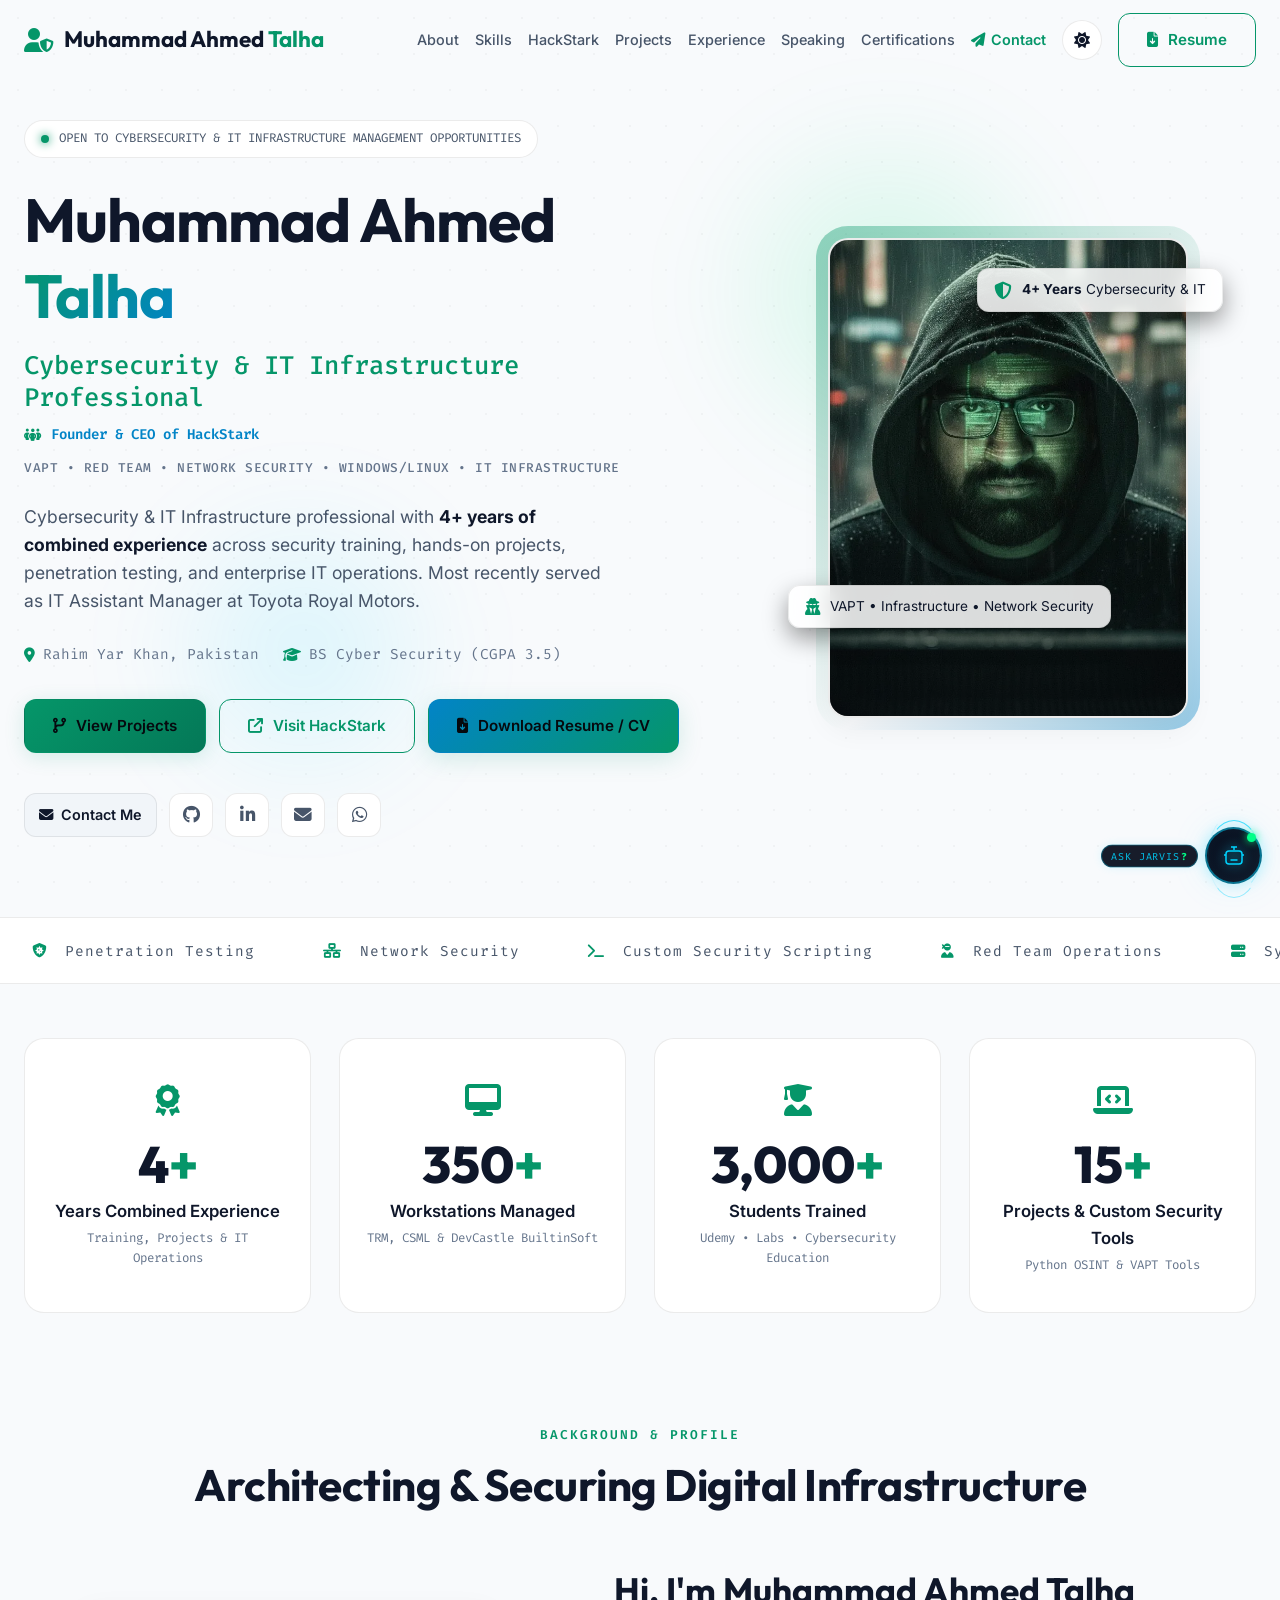
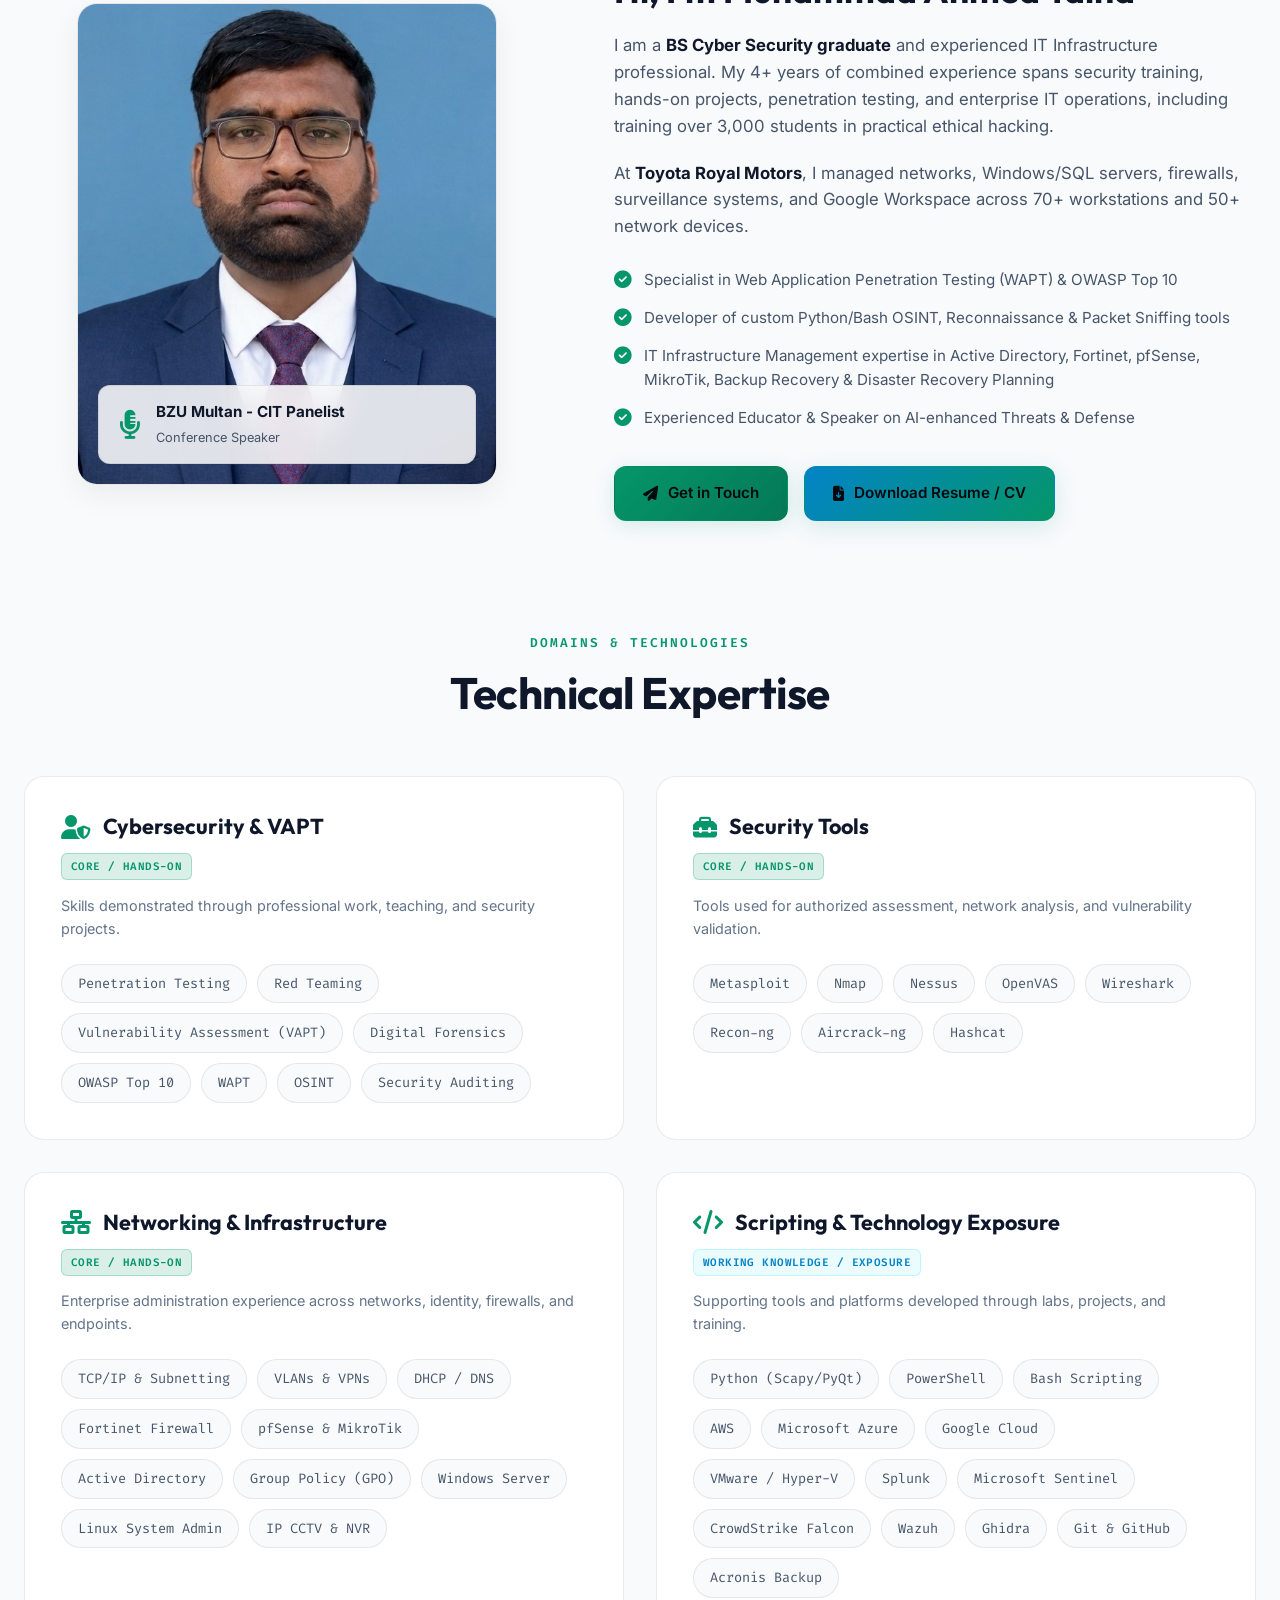
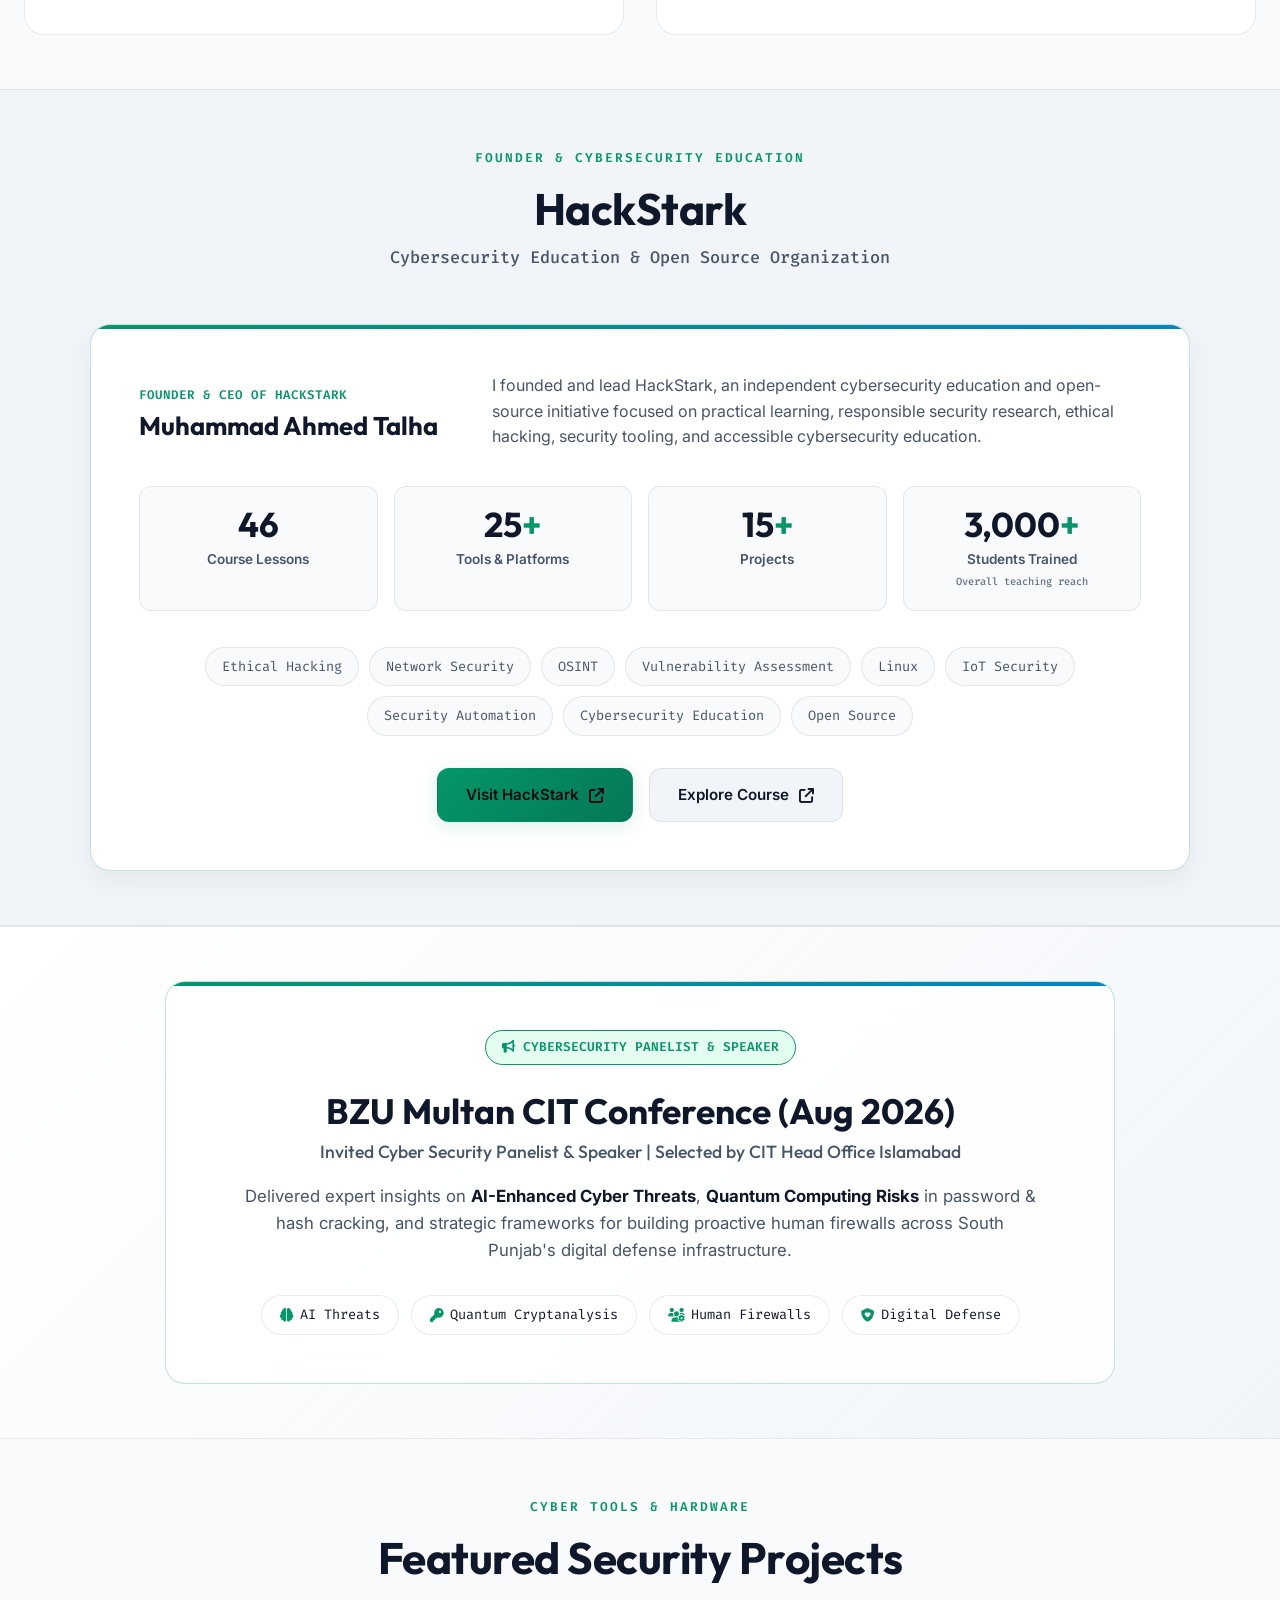
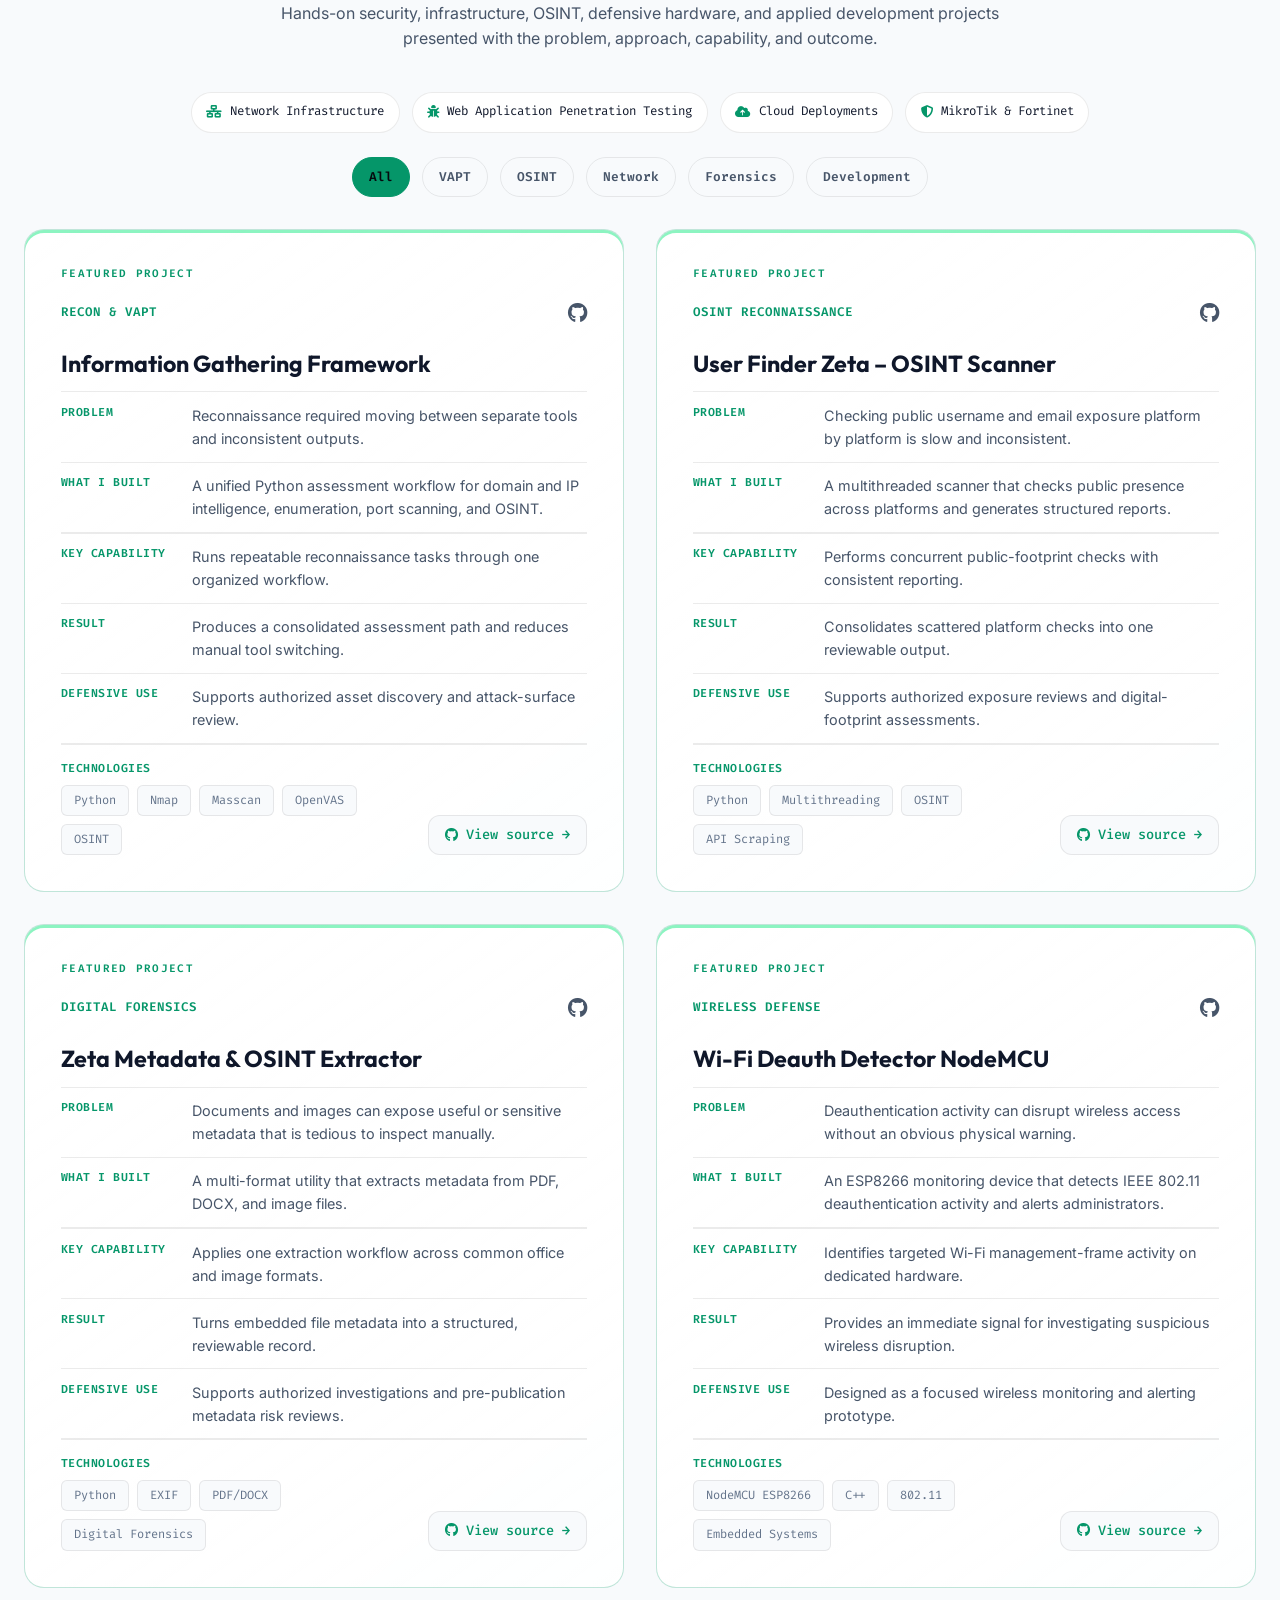
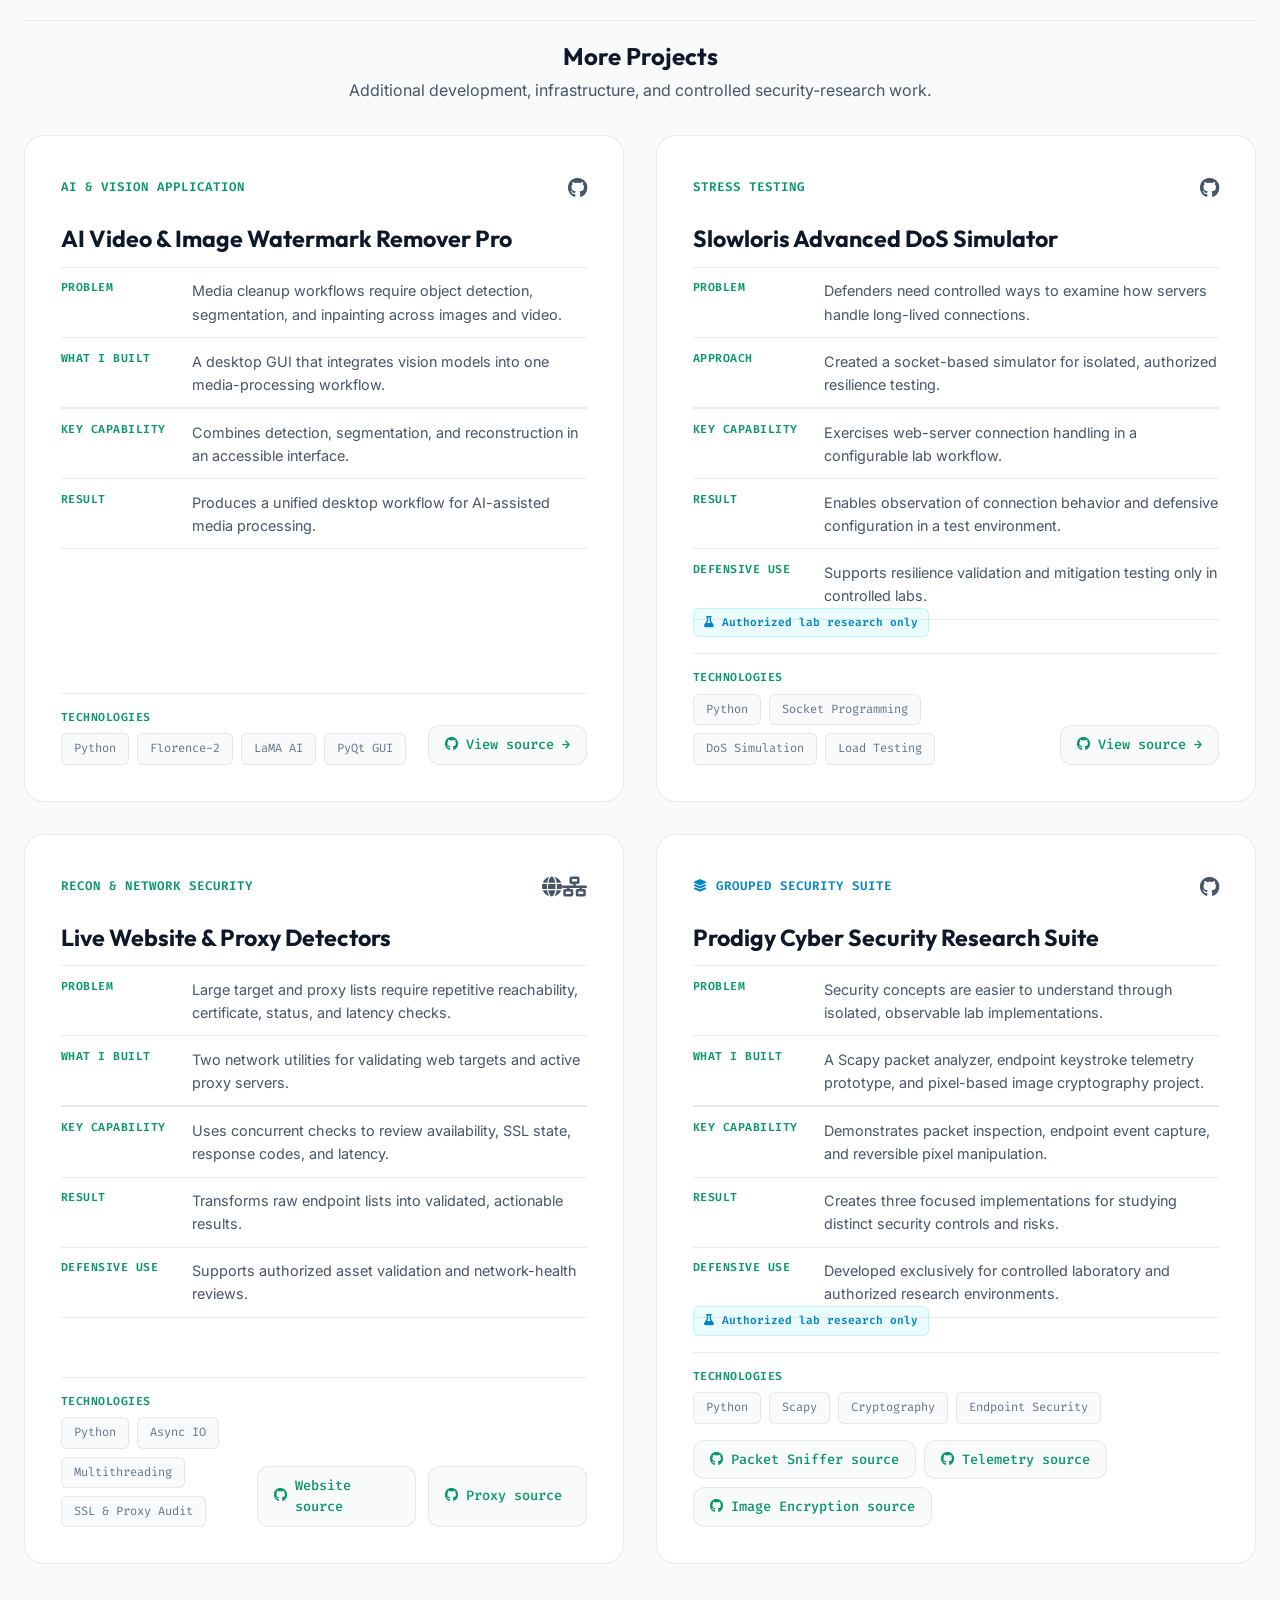
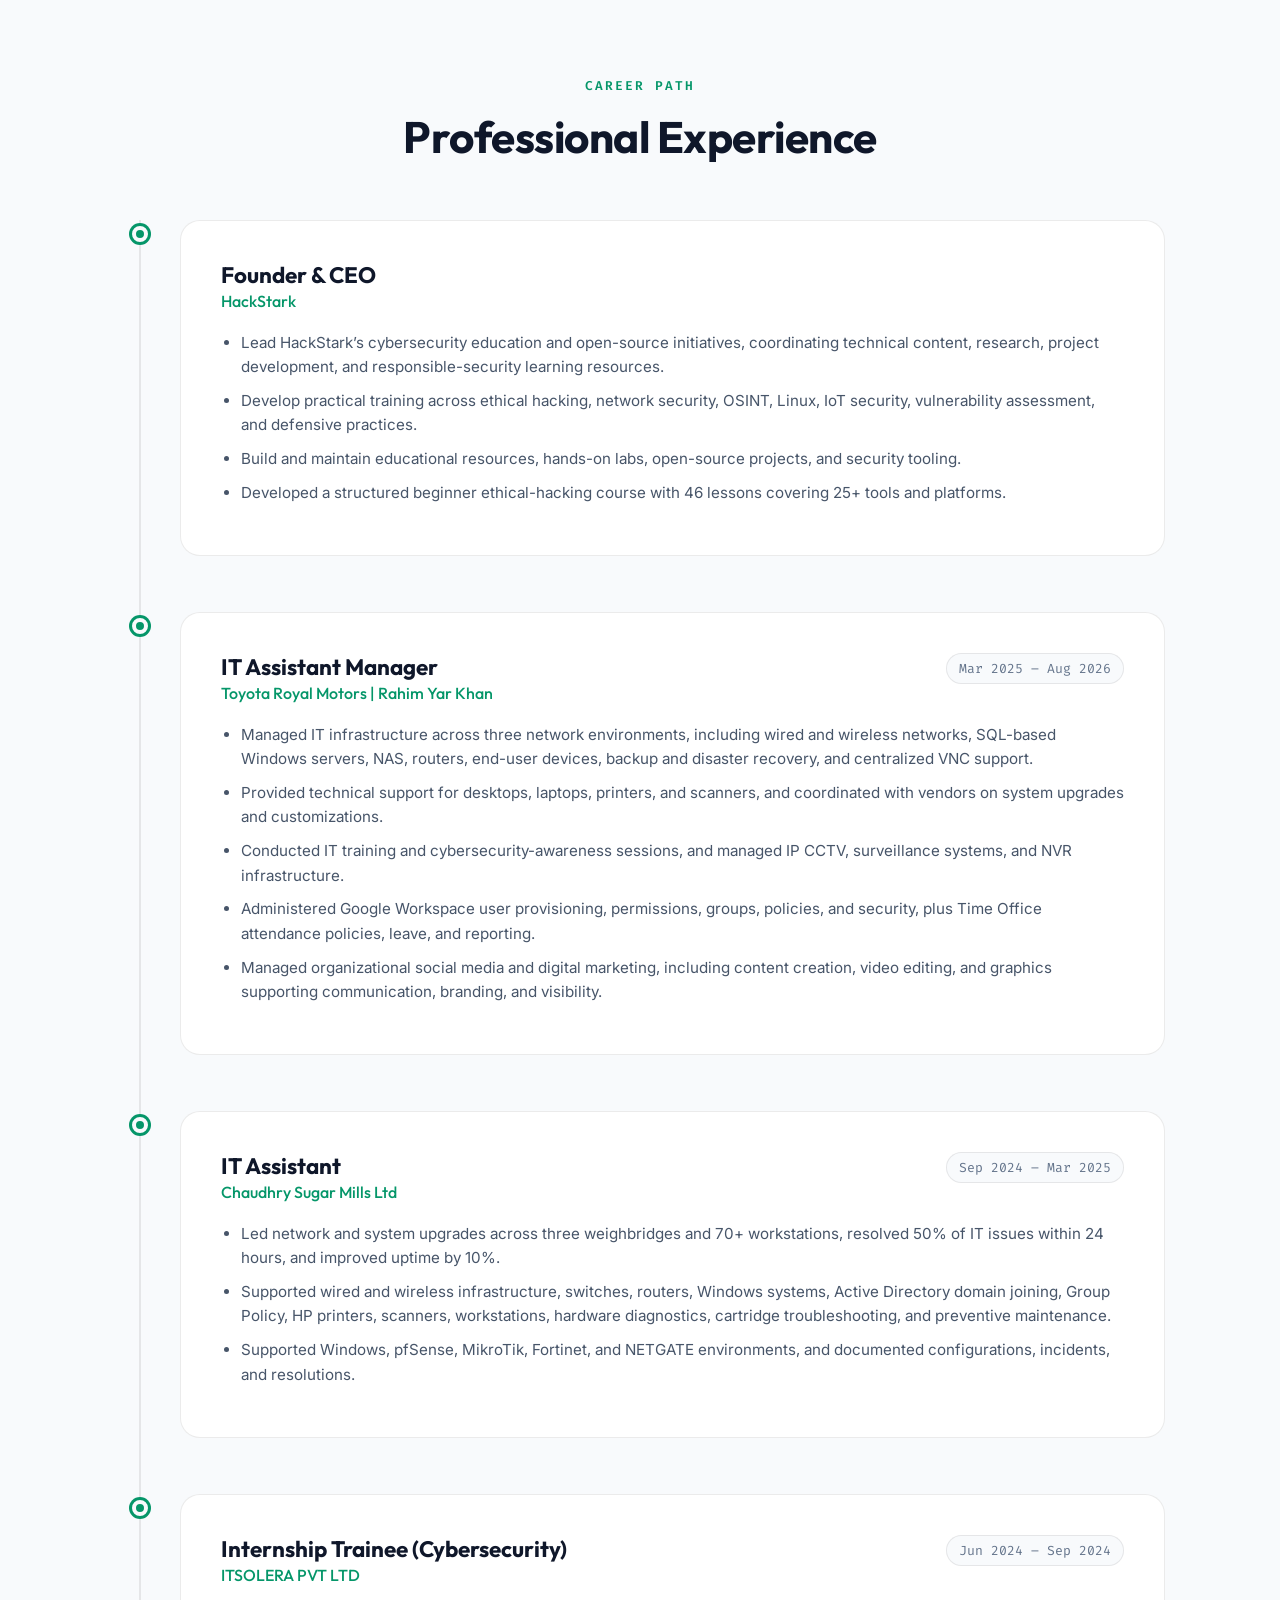
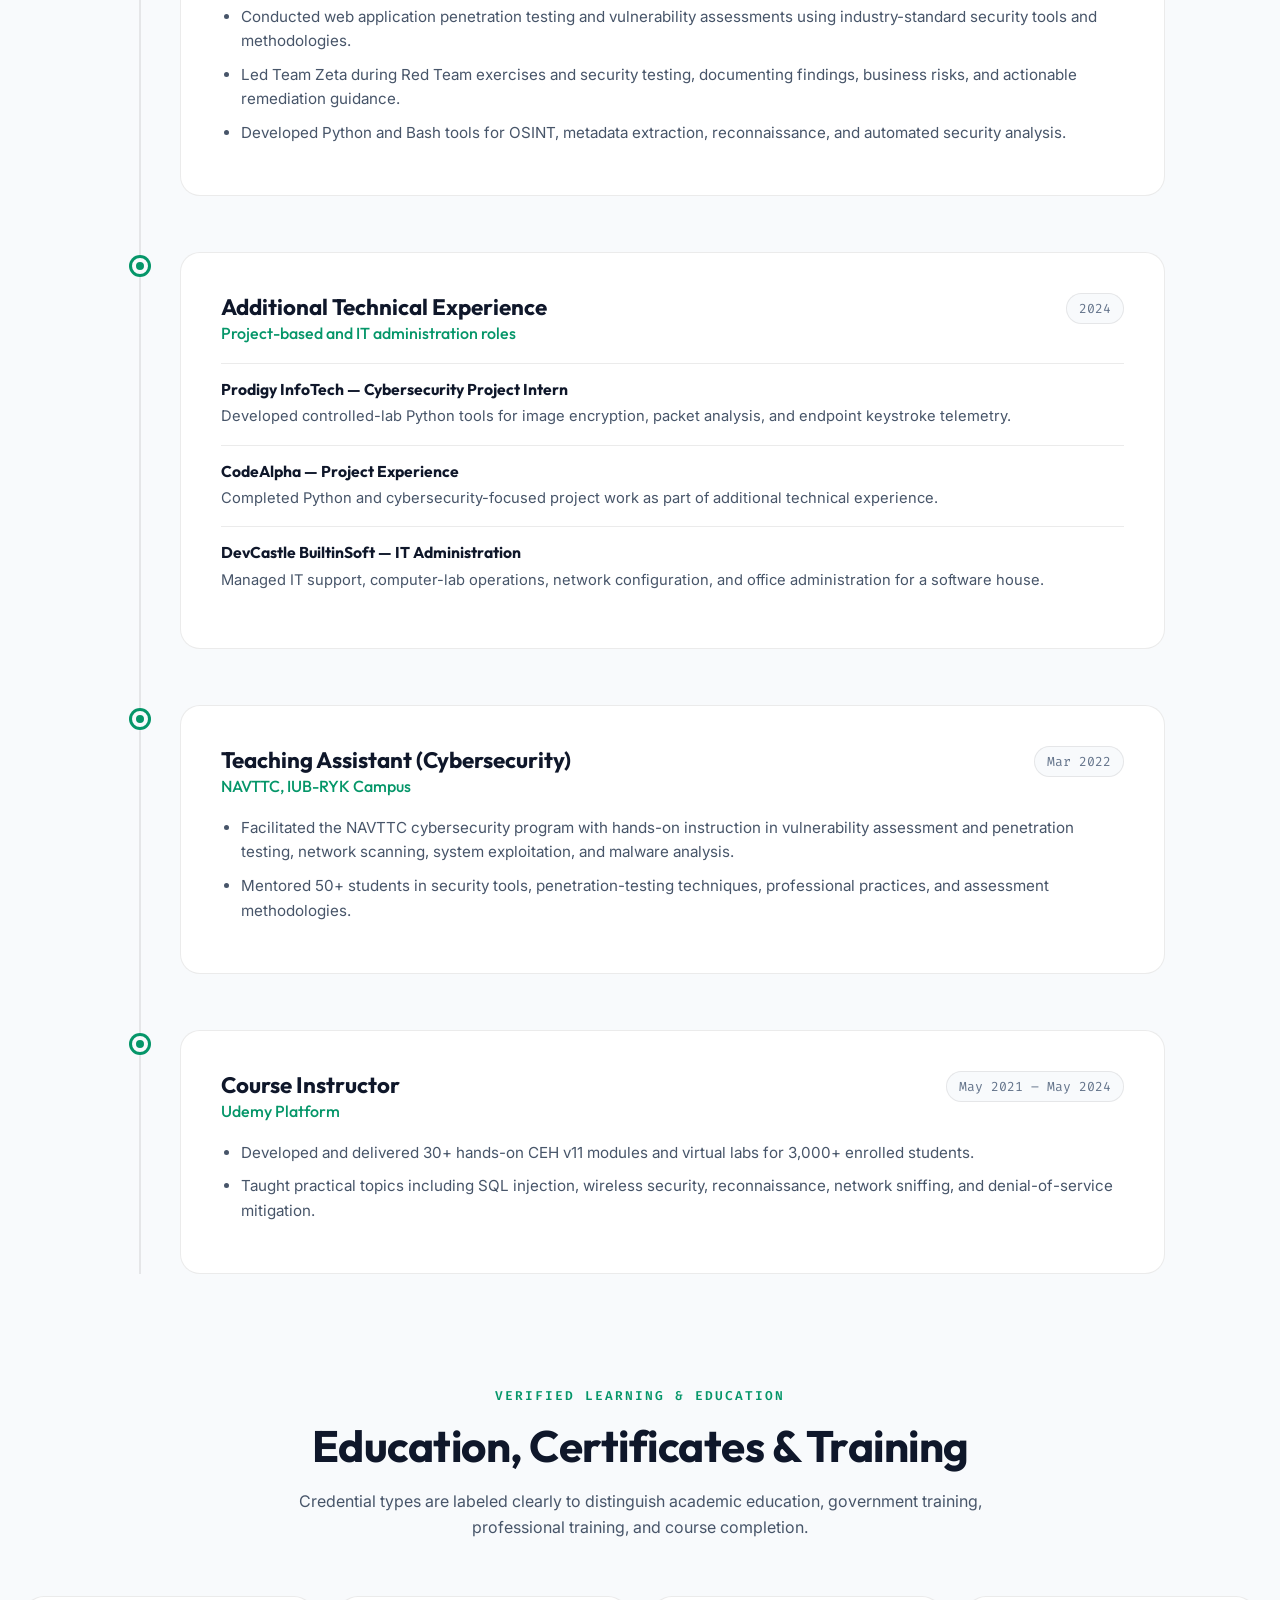
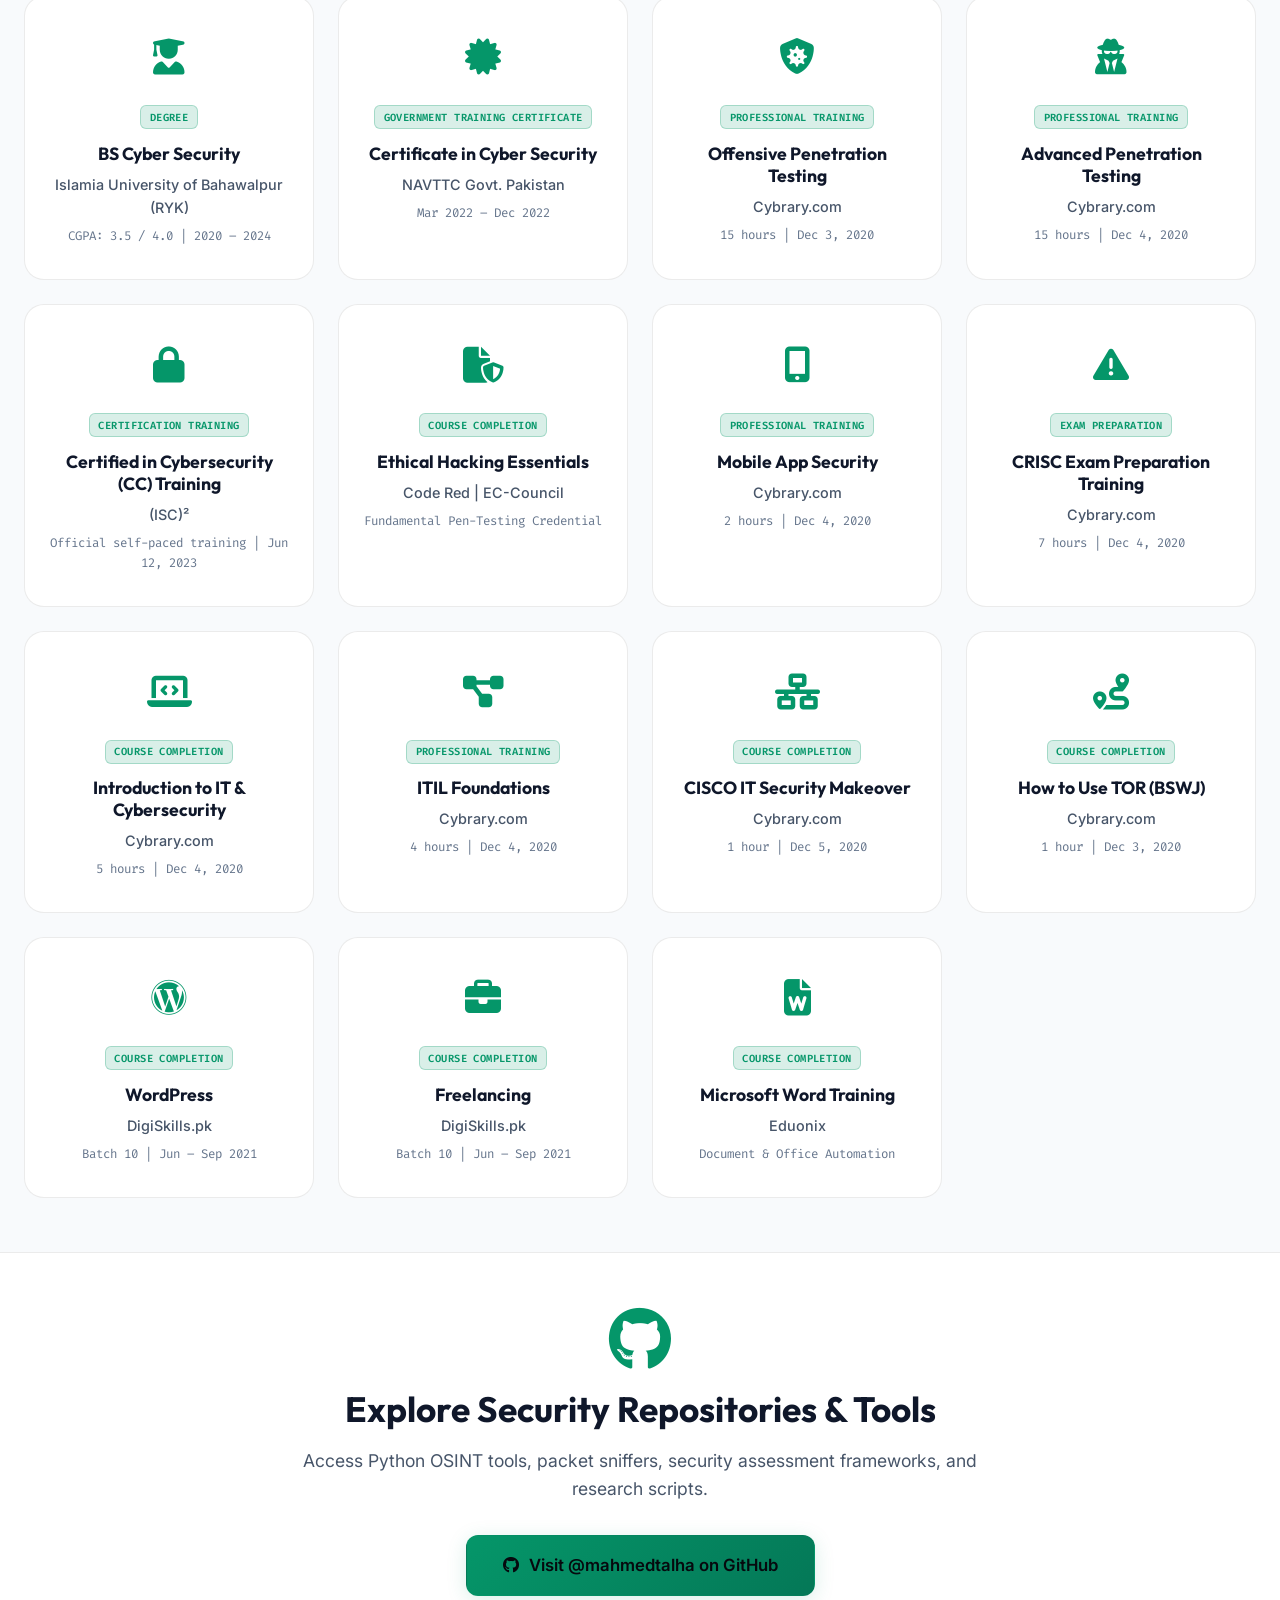
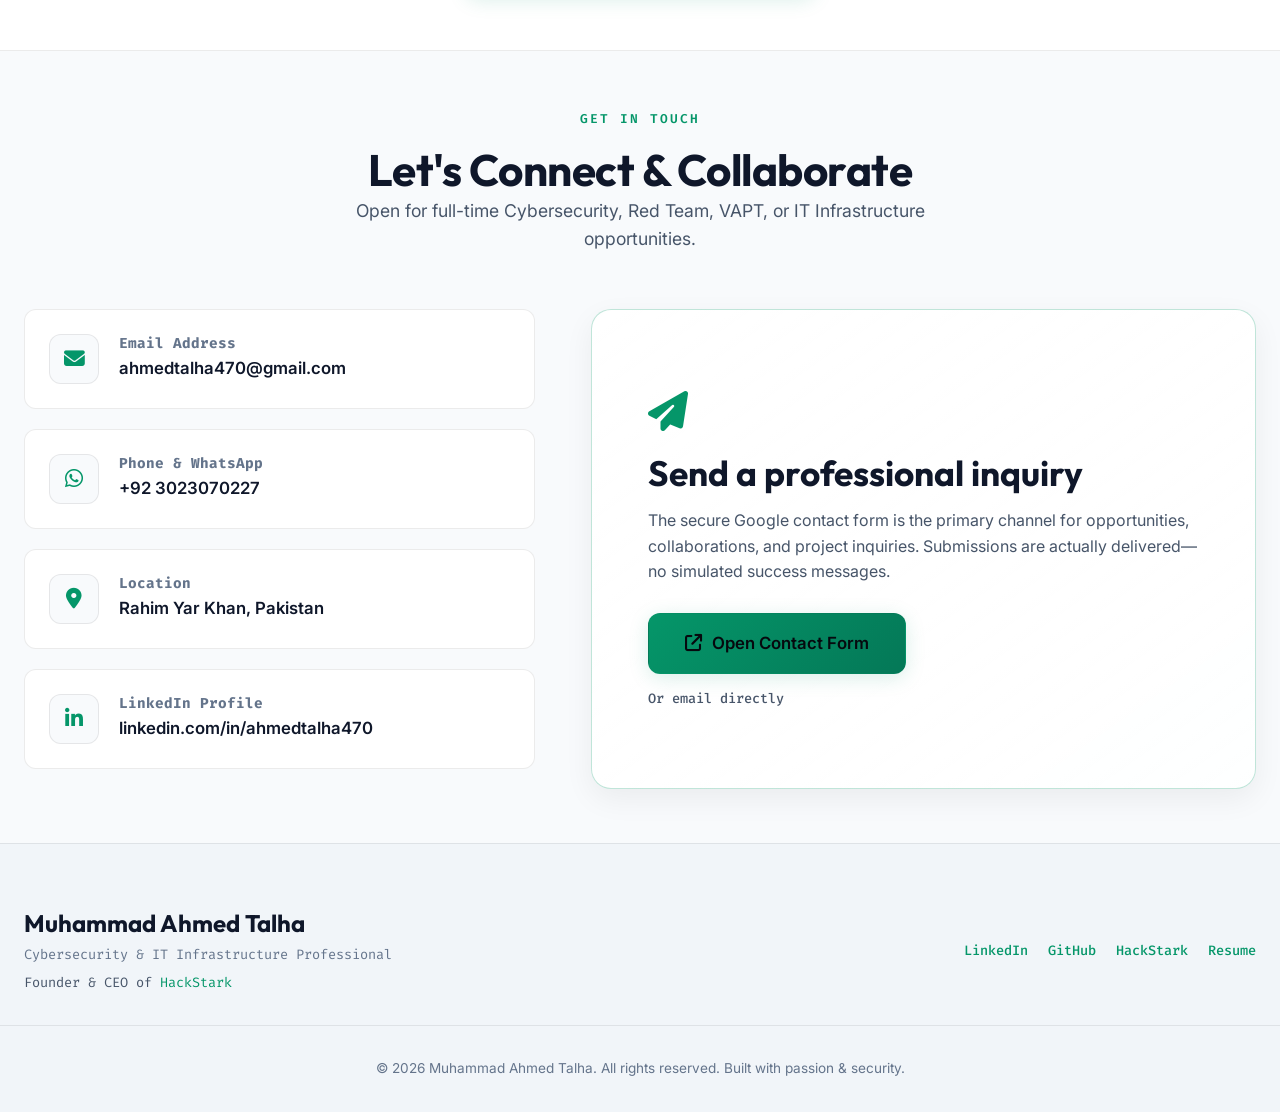
<file: index.html>
<!DOCTYPE html>
<html lang="en" data-theme="dark">

<head>
    <meta charset="UTF-8">
    <meta name="viewport" content="width=device-width, initial-scale=1.0">
    <!-- Primary Meta Tags -->
    <title>Muhammad Ahmed Talha | Cybersecurity &amp; IT Infrastructure Professional</title>
    <meta name="title" content="Muhammad Ahmed Talha | Cybersecurity &amp; IT Infrastructure Professional">
    <meta name="description"
        content="Muhammad Ahmed Talha is a Cybersecurity &amp; IT Infrastructure Professional and Founder &amp; CEO of HackStark, specializing in VAPT, network security, security education, and open source.">
    <meta name="keywords"
        content="Muhammad Ahmed Talha, Cybersecurity, Penetration Testing, VAPT, IT Infrastructure, Red Team, Python, Network Security">
    <meta name="author" content="Muhammad Ahmed Talha">
    <meta name="robots" content="index, follow">
    <link rel="canonical" href="https://talha.dpdns.org/">

    <!-- Open Graph / Facebook / LinkedIn / WhatsApp -->
    <meta property="og:type" content="website">
    <meta property="og:url" content="https://talha.dpdns.org/">
    <meta property="og:site_name" content="Muhammad Ahmed Talha Portfolio">
    <meta property="og:title" content="Muhammad Ahmed Talha | Cybersecurity &amp; IT Infrastructure Professional">
    <meta property="og:description"
        content="Cybersecurity &amp; IT Infrastructure Professional and Founder &amp; CEO of HackStark, with experience in VAPT, network security, security education, and open source.">
    <meta property="og:image" content="https://talha.dpdns.org/profile-photo.png">
    <meta property="og:image:alt" content="Muhammad Ahmed Talha, Cybersecurity and IT Infrastructure Professional">

    <!-- X / Twitter -->
    <meta name="twitter:card" content="summary_large_image">
    <meta name="twitter:title" content="Muhammad Ahmed Talha | Cybersecurity &amp; IT Infrastructure Professional">
    <meta name="twitter:description"
        content="Cybersecurity &amp; IT Infrastructure Professional and Founder &amp; CEO of HackStark, with experience in VAPT, network security, security education, and open source.">
    <meta name="twitter:image" content="https://talha.dpdns.org/profile-photo.png">
    <meta name="twitter:image:alt" content="Muhammad Ahmed Talha, Cybersecurity and IT Infrastructure Professional">

    <!-- Fonts -->
    <link rel="preconnect" href="https://fonts.googleapis.com">
    <link rel="preconnect" href="https://fonts.gstatic.com" crossorigin>
    <link
        href="https://fonts.googleapis.com/css2?family=Fira+Code:wght@400;500;600&family=Inter:wght@300;400;500;600;700&family=Outfit:wght@500;600;700;800&display=swap"
        rel="stylesheet">

    <!-- Icons -->
    <link rel="stylesheet" href="https://cdnjs.cloudflare.com/ajax/libs/font-awesome/6.4.0/css/all.min.css">

<!-- Styles -->
<link rel="stylesheet" href="style.css?v=20260914-1">
<link rel="stylesheet" href="jarvis-aichatbot.css?v=20260908-2">

<!-- Favicon -->
    <link rel="icon" type="image/png" sizes="32x32" href="favicon-32.png">
    <link rel="icon" type="image/png" sizes="192x192" href="icon-192.png">
    <link rel="apple-touch-icon" sizes="180x180" href="apple-touch-icon.png">

    <script type="application/ld+json">
    {
      "@context": "https://schema.org",
      "@graph": [
        {
          "@type": "Person",
          "@id": "https://talha.dpdns.org/#person",
          "name": "Muhammad Ahmed Talha",
          "url": "https://talha.dpdns.org/",
          "image": "https://talha.dpdns.org/profile-photo.png",
          "jobTitle": "Cybersecurity and IT Infrastructure Professional",
          "alumniOf": {
            "@type": "CollegeOrUniversity",
            "name": "The Islamia University of Bahawalpur"
          },
          "sameAs": [
            "https://github.com/mahmedtalha",
            "https://linkedin.com/in/ahmedtalha470"
          ],
          "knowsAbout": [
            "Cybersecurity", "IT Infrastructure", "Penetration Testing", "Network Security",
            "Windows Server", "Linux", "Fortinet", "MikroTik", "Python"
          ]
        },
        {
          "@type": "EducationalOrganization",
          "@id": "https://mahmedtalha.github.io/hackstark/#organization",
          "name": "HackStark",
          "url": "https://mahmedtalha.github.io/hackstark/",
          "founder": { "@id": "https://talha.dpdns.org/#person" }
        }
      ]
    }
    </script>
</head>

<body>

    <!-- Preloader -->
    <div id="preloader">
        <div class="loader-container">
            <div class="loader-hex">
                <div class="hex-inner"></div>
            </div>
            <div class="loader-text">MUHAMMAD AHMED TALHA</div>
            <div class="loader-sub"><i class="fas fa-shield-alt"></i> CYBERSECURITY & IT INFRASTRUCTURE</div>
        </div>
    </div>

    <!-- Navigation -->
    <nav id="navbar">
        <div class="nav-container">
            <a href="#" class="logo">
                <span class="logo-shield"><i class="fas fa-user-shield"></i></span>
                <span class="logo-text">Muhammad Ahmed <span class="accent">Talha</span></span>
            </a>
            <div class="nav-links">
                <a href="#about">About</a>
                <a href="#skills">Skills</a>
                <a href="#hackstark">HackStark</a>
                <a href="#projects">Projects</a>
                <a href="#experience">Experience</a>
                <a href="#speaking">Speaking</a>
                <a href="#certifications">Certifications</a>
                <a href="#contact" class="nav-contact-link"><i class="fas fa-paper-plane"></i> Contact</a>
                <button id="theme-toggle" aria-label="Toggle Theme"><i class="fas fa-moon"></i></button>
                <a href="M-Ahmed-Talha-Resume-2026.pdf" class="btn btn-outline nav-resume" download>
                    <i class="fas fa-file-download"></i> Resume
                </a>
            </div>
            <button class="hamburger" type="button" aria-label="Open navigation" aria-controls="mobile-menu"
                aria-expanded="false"><i class="fas fa-bars" aria-hidden="true"></i></button>
        </div>
    </nav>

    <!-- Mobile Menu -->
    <div class="mobile-menu" id="mobile-menu" aria-hidden="true" inert>
        <button class="close-menu" type="button" aria-label="Close navigation"><i class="fas fa-times"
                aria-hidden="true"></i></button>
        <a href="#about">About</a>
        <a href="#skills">Skills</a>
        <a href="#hackstark">HackStark</a>
        <a href="#projects">Projects</a>
        <a href="#experience">Experience</a>
        <a href="#speaking">Speaking</a>
        <a href="#certifications">Certifications</a>
        <a href="#contact"><i class="fas fa-paper-plane"></i> Contact</a>
        <a href="M-Ahmed-Talha-Resume-2026.pdf" class="btn btn-primary" download>
            <i class="fas fa-download"></i> Download Resume PDF
        </a>
    </div>

    <!-- Hero Section -->
    <section id="hero" class="hero-section">
        <div class="hero-bg-grid"></div>
        <div class="hero-glow-1"></div>
        <div class="hero-glow-2"></div>

        <div class="container hero-grid">
            <div class="hero-content">
                <div class="status-badge">
                    <span class="status-dot"></span> OPEN TO CYBERSECURITY & IT INFRASTRUCTURE MANAGEMENT OPPORTUNITIES
                </div>
                <h1 class="hero-title">Muhammad Ahmed <span class="gradient-text">Talha</span></h1>
                <h2 class="hero-subtitle">Cybersecurity &amp; IT Infrastructure Professional</h2>
                <p class="hero-founder"><i class="fas fa-people-group" aria-hidden="true"></i> Founder &amp; CEO of HackStark</p>
                <p class="hero-specialties">VAPT <span aria-hidden="true">•</span> Red Team <span
                        aria-hidden="true">•</span> Network Security <span aria-hidden="true">•</span> Windows/Linux
                    <span aria-hidden="true">•</span> IT Infrastructure</p>
                <p class="hero-bio">
                    Cybersecurity &amp; IT Infrastructure professional with <strong>4+ years of combined
                        experience</strong> across security training, hands-on projects, penetration testing, and
                    enterprise IT operations. Most recently served as IT Assistant Manager at Toyota Royal Motors.
                </p>

                <div class="hero-meta">
                    <div class="meta-item"><i class="fas fa-location-dot"></i> Rahim Yar Khan, Pakistan</div>
                    <div class="meta-item"><i class="fas fa-graduation-cap"></i> BS Cyber Security (CGPA 3.5)</div>
                </div>

                <div class="hero-cta">
                    <a href="#projects" class="btn btn-primary"><i class="fas fa-code-branch"></i> View Projects</a>
                    <a href="https://mahmedtalha.github.io/hackstark/" target="_blank" rel="noopener noreferrer"
                        aria-label="Visit HackStark (opens in a new tab)"
                        class="btn btn-outline"><i class="fas fa-arrow-up-right-from-square"></i> Visit HackStark</a>
                    <a href="M-Ahmed-Talha-Resume-2026.pdf" class="btn btn-resume" download>
                        <i class="fas fa-file-arrow-down"></i> Download Resume / CV
                    </a>
                </div>

                <div class="social-links">
                    <a href="https://docs.google.com/forms/d/e/1FAIpQLScdbT_vnWj5tRU2b-XP_PdamjncAMHc3sgl6rGEUI8EHMe4QQ/viewform?usp=sharing"
                        target="_blank" rel="noopener noreferrer" class="social-contact-link">
                        <i class="fas fa-envelope"></i> Contact Me
                    </a>
                    <a href="https://github.com/mahmedtalha" target="_blank" rel="noopener noreferrer" aria-label="GitHub"><i
                            class="fab fa-github"></i></a>
                    <a href="https://linkedin.com/in/ahmedtalha470" target="_blank" rel="noopener noreferrer" aria-label="LinkedIn"><i
                            class="fab fa-linkedin-in"></i></a>
                    <a href="mailto:ahmedtalha470@gmail.com" aria-label="Email"><i class="fas fa-envelope"></i></a>
                    <a href="https://wa.me/923023070227" target="_blank" rel="noopener noreferrer" aria-label="WhatsApp"><i
                            class="fab fa-whatsapp"></i></a>
                </div>
            </div>

            <div class="hero-visual">
                <div class="portrait-card">
                    <div class="portrait-ring"></div>
                    <div class="portrait-wrapper">
                        <picture>
                            <source srcset="profile-photo.webp" type="image/webp">
                            <img src="profile-photo.png" alt="Muhammad Ahmed Talha profile picture" width="826"
                                height="907" class="portrait-img" fetchpriority="high">
                        </picture>
                        <div class="portrait-overlay"></div>
                    </div>
                    <div class="floating-badge badge-1">
                        <i class="fas fa-shield-halved"></i>
                        <span><strong>4+ Years</strong> Cybersecurity &amp; IT</span>
                    </div>
                    <div class="floating-badge badge-2">
                        <i class="fas fa-user-secret"></i>
                        <span>VAPT • Infrastructure • Network Security</span>
                    </div>
                </div>
            </div>
        </div>
    </section>

    <!-- Marquee Slider -->
    <div class="marquee-wrapper">
        <div class="marquee">
            <span><i class="fas fa-shield-virus"></i> Penetration Testing</span>
            <span><i class="fas fa-network-wired"></i> Network Security</span>
            <span><i class="fas fa-terminal"></i> Custom Security Scripting</span>
            <span><i class="fas fa-user-ninja"></i> Red Team Operations</span>
            <span><i class="fas fa-server"></i> Systems Administration</span>
            <span><i class="fas fa-search-location"></i> OSINT Reconnaissance</span>
            <span><i class="fab fa-python"></i> Python Automation</span>
            <span><i class="fas fa-lock"></i> VAPT & Risk Mitigation</span>
            <span><i class="fas fa-cloud"></i> Cloud Security & Infrastructure</span>
            <!-- Duplicate for smooth loop -->
            <span><i class="fas fa-shield-virus"></i> Penetration Testing</span>
            <span><i class="fas fa-network-wired"></i> Network Security</span>
            <span><i class="fas fa-terminal"></i> Custom Security Scripting</span>
            <span><i class="fas fa-user-ninja"></i> Red Team Operations</span>
            <span><i class="fas fa-server"></i> Systems Administration</span>
            <span><i class="fas fa-search-location"></i> OSINT Reconnaissance</span>
            <span><i class="fab fa-python"></i> Python Automation</span>
            <span><i class="fas fa-lock"></i> VAPT & Risk Mitigation</span>
            <span><i class="fas fa-cloud"></i> Cloud Security & Infrastructure</span>
        </div>
    </div>

    <!-- Key Statistics -->
    <section id="stats" class="stats-section section-padding">
        <div class="container stats-grid">
            <div class="stat-card reveal" data-stat="experience">
                <div class="stat-icon"><i class="fas fa-award"></i></div>
                <h3><span class="counter" data-target="4">4</span><span class="plus">+</span></h3>
                <p>Years Combined Experience</p>
                <span class="stat-sub">Training, Projects &amp; IT Operations</span>
            </div>
            <div class="stat-card reveal" data-stat="workstations">
                <div class="stat-icon"><i class="fas fa-desktop"></i></div>
                <h3><span class="counter" data-target="350">350</span><span class="plus">+</span></h3>
                <p>Workstations Managed</p>
                <span class="stat-sub">TRM, CSML &amp; DevCastle BuiltinSoft</span>
            </div>
            <div class="stat-card reveal" data-stat="students">
                <div class="stat-icon"><i class="fas fa-user-graduate"></i></div>
                <h3><span class="counter" data-target="3000">3000</span><span class="plus">+</span></h3>
                <p>Students Trained</p>
                <span class="stat-sub">Udemy • Labs • Cybersecurity Education</span>
            </div>
            <div class="stat-card reveal" data-stat="tools">
                <div class="stat-icon"><i class="fas fa-laptop-code"></i></div>
                <h3><span class="counter" data-target="15">15</span><span class="plus">+</span></h3>
                <p>Projects & Custom Security Tools</p>
                <span class="stat-sub">Python OSINT & VAPT Tools</span>
            </div>
        </div>
    </section>

    <!-- About Section -->
    <section id="about" class="about-section section-padding">
        <div class="container">
            <div class="section-header center-text reveal">
                <span class="section-tag">BACKGROUND & PROFILE</span>
                <h2 class="section-title">Architecting & Securing Digital Infrastructure</h2>
            </div>

            <div class="about-grid">
                <div class="about-visual reveal">
                    <div class="about-img-frame">
                        <img src="banner-bg.jpg"
                            alt="Muhammad Ahmed Talha speaking as a cybersecurity conference panelist"
                            class="about-img" loading="lazy">
                        <div class="about-badge">
                            <i class="fas fa-microphone-alt"></i>
                            <div>
                                <strong>BZU Multan - CIT Panelist</strong>
                                <span>Conference Speaker</span>
                            </div>
                        </div>
                    </div>
                </div>

                <div class="about-content reveal">
                    <h3 class="about-heading">Hi, I'm Muhammad Ahmed Talha</h3>
                    <p class="about-description">
                        I am a <strong>BS Cyber Security graduate</strong> and experienced IT Infrastructure
                        professional. My 4+ years of combined experience spans security training, hands-on projects,
                        penetration testing, and enterprise IT operations, including training over 3,000 students in
                        practical ethical hacking.
                    </p>
                    <p class="about-description">
                        At <strong>Toyota Royal Motors</strong>, I managed networks, Windows/SQL servers, firewalls,
                        surveillance systems, and Google Workspace across 70+ workstations and 50+ network devices.
                    </p>

                    <div class="about-highlights">
                        <div class="highlight-item">
                            <i class="fas fa-check-circle"></i>
                            <span>Specialist in Web Application Penetration Testing (WAPT) & OWASP Top 10</span>
                        </div>
                        <div class="highlight-item">
                            <i class="fas fa-check-circle"></i>
                            <span>Developer of custom Python/Bash OSINT, Reconnaissance & Packet Sniffing tools</span>
                        </div>
                        <div class="highlight-item">
                            <i class="fas fa-check-circle"></i>
                            <span>IT Infrastructure Management expertise in Active Directory, Fortinet, pfSense, MikroTik, Backup Recovery & Disaster Recovery Planning</span>
                        </div>
                        <div class="highlight-item">
                            <i class="fas fa-check-circle"></i>
                            <span>Experienced Educator & Speaker on AI-enhanced Threats & Defense</span>
                        </div>
                    </div>

                    <div class="about-actions">
                        <a href="https://docs.google.com/forms/d/e/1FAIpQLScdbT_vnWj5tRU2b-XP_PdamjncAMHc3sgl6rGEUI8EHMe4QQ/viewform?usp=sharing"
                            target="_blank" rel="noopener noreferrer" class="btn btn-primary"><i
                                class="fas fa-paper-plane"></i> Get in Touch</a>
                        <a href="M-Ahmed-Talha-Resume-2026.pdf" class="btn btn-resume" download>
                            <i class="fas fa-file-arrow-down"></i> Download Resume / CV
                        </a>
                    </div>
                </div>
            </div>
        </div>
    </section>

    <!-- Skills Section -->
    <section id="skills" class="skills-section section-padding">
        <div class="container">
            <div class="section-header center-text reveal">
                <span class="section-tag">DOMAINS & TECHNOLOGIES</span>
                <h2 class="section-title">Technical Expertise</h2>
            </div>

            <div class="skills-grid">
                <div class="skill-category reveal">
                    <div class="category-header">
                        <i class="fas fa-user-shield"></i>
                        <h3>Cybersecurity & VAPT</h3>
                    </div>
                    <span class="skill-level skill-level-core">Core / hands-on</span>
                    <p class="category-desc">Skills demonstrated through professional work, teaching, and security projects.</p>
                    <div class="skill-tags" data-skill-group="cybersecurity">
                        <span>Penetration Testing</span><span>Red Teaming</span><span>Vulnerability Assessment
                            (VAPT)</span>
                        <span>Digital Forensics</span><span>OWASP Top 10</span><span>WAPT</span><span>OSINT</span>
                        <span>Security Auditing</span>
                    </div>
                </div>

                <div class="skill-category reveal">
                    <div class="category-header">
                        <i class="fas fa-toolbox"></i>
                        <h3>Security Tools</h3>
                    </div>
                    <span class="skill-level skill-level-core">Core / hands-on</span>
                    <p class="category-desc">Tools used for authorized assessment, network analysis, and vulnerability validation.</p>
                    <div class="skill-tags" data-skill-group="securityTools">
                        <span>Metasploit</span><span>Nmap</span><span>Nessus</span><span>OpenVAS</span>
                        <span>Wireshark</span><span>Recon-ng</span><span>Aircrack-ng</span><span>Hashcat</span>
                    </div>
                </div>

                <div class="skill-category reveal">
                    <div class="category-header">
                        <i class="fas fa-network-wired"></i>
                        <h3>Networking & Infrastructure</h3>
                    </div>
                    <span class="skill-level skill-level-core">Core / hands-on</span>
                    <p class="category-desc">Enterprise administration experience across networks, identity, firewalls, and endpoints.</p>
                    <div class="skill-tags" data-skill-group="infrastructure">
                        <span>TCP/IP & Subnetting</span><span>VLANs & VPNs</span><span>DHCP / DNS</span><span>Fortinet
                            Firewall</span>
                        <span>pfSense & MikroTik</span><span>Active Directory</span><span>Group Policy
                            (GPO)</span><span>Windows Server</span>
                        <span>Linux System Admin</span><span>IP CCTV & NVR</span>
                    </div>
                </div>

                <div class="skill-category reveal">
                    <div class="category-header">
                        <i class="fas fa-code"></i>
                        <h3>Scripting &amp; Technology Exposure</h3>
                    </div>
                    <span class="skill-level skill-level-exposure">Working knowledge / exposure</span>
                    <p class="category-desc">Supporting tools and platforms developed through labs, projects, and training.</p>
                    <div class="skill-tags" data-skill-group="development">
                        <span>Python (Scapy/PyQt)</span><span>PowerShell</span><span>Bash Scripting</span>
                        <span>AWS</span><span>Microsoft Azure</span><span>Google Cloud</span><span>VMware /
                            Hyper-V</span>
                        <span>Splunk</span><span>Microsoft Sentinel</span><span>CrowdStrike Falcon</span><span>Wazuh</span>
                        <span>Ghidra</span><span>Git &amp; GitHub</span><span>Acronis Backup</span>
                    </div>
                </div>
            </div>
        </div>
    </section>

    <!-- HackStark Founder & Leadership Section -->
    <section id="hackstark" class="hackstark-section section-padding" aria-labelledby="hackstark-title">
        <div class="container">
            <div class="section-header center-text reveal">
                <span class="section-tag">FOUNDER &amp; CYBERSECURITY EDUCATION</span>
                <h2 class="section-title" id="hackstark-title">HackStark</h2>
                <p class="hackstark-subtitle">Cybersecurity Education &amp; Open Source Organization</p>
            </div>

            <article class="hackstark-showcase reveal">
                <div class="hackstark-intro">
                    <div>
                        <span class="hackstark-role">Founder &amp; CEO of HackStark</span>
                        <h3>Muhammad Ahmed Talha</h3>
                    </div>
                    <p>I founded and lead HackStark, an independent cybersecurity education and open-source initiative
                        focused on practical learning, responsible security research, ethical hacking, security
                        tooling, and accessible cybersecurity education.</p>
                </div>

                <div class="hackstark-stats" aria-label="HackStark highlights">
                    <div class="hackstark-stat">
                        <h3><span class="counter" data-target="46">46</span></h3>
                        <p>Course Lessons</p>
                    </div>
                    <div class="hackstark-stat">
                        <h3><span class="counter" data-target="25">25</span><span class="plus">+</span></h3>
                        <p>Tools &amp; Platforms</p>
                    </div>
                    <div class="hackstark-stat">
                        <h3><span class="counter" data-target="15">15</span><span class="plus">+</span></h3>
                        <p>Projects</p>
                    </div>
                    <div class="hackstark-stat">
                        <h3><span class="counter" data-target="3000">3000</span><span class="plus">+</span></h3>
                        <p>Students Trained</p>
                        <span class="hackstark-stat-note">Overall teaching reach</span>
                    </div>
                </div>

                <div class="hackstark-focus skill-tags" aria-label="HackStark focus areas">
                    <span>Ethical Hacking</span>
                    <span>Network Security</span>
                    <span>OSINT</span>
                    <span>Vulnerability Assessment</span>
                    <span>Linux</span>
                    <span>IoT Security</span>
                    <span>Security Automation</span>
                    <span>Cybersecurity Education</span>
                    <span>Open Source</span>
                </div>

                <div class="hackstark-actions">
                    <a href="https://mahmedtalha.github.io/hackstark/" target="_blank" rel="noopener noreferrer"
                        aria-label="Visit HackStark (opens in a new tab)"
                        class="btn btn-primary">Visit HackStark <i class="fas fa-arrow-up-right-from-square" aria-hidden="true"></i></a>
                    <a href="https://mahmedtalha.github.io/hackstark/#about-course" target="_blank" rel="noopener noreferrer"
                        aria-label="Explore the HackStark course (opens in a new tab)"
                        class="btn btn-secondary">Explore Course <i class="fas fa-arrow-up-right-from-square" aria-hidden="true"></i></a>
                </div>
            </article>
        </div>
    </section>

    <!-- Speaking & Key Achievements -->
    <section id="speaking" class="speaking-section section-padding">
        <div class="container reveal">
            <div class="speaking-card">
                <div class="speaking-badge"><i class="fas fa-bullhorn"></i> CYBERSECURITY PANELIST &amp; SPEAKER</div>
                <h2>BZU Multan CIT Conference (Aug 2026)</h2>
                <h4>Invited Cyber Security Panelist & Speaker | Selected by CIT Head Office Islamabad</h4>
                <p>
                    Delivered expert insights on <strong>AI-Enhanced Cyber Threats</strong>, <strong>Quantum Computing
                        Risks</strong> in password & hash cracking, and strategic frameworks for building proactive
                    human firewalls across South Punjab's digital defense infrastructure.
                </p>
                <div class="speaking-tags">
                    <span><i class="fas fa-brain"></i> AI Threats</span>
                    <span><i class="fas fa-key"></i> Quantum Cryptanalysis</span>
                    <span><i class="fas fa-users-gear"></i> Human Firewalls</span>
                    <span><i class="fas fa-shield-heart"></i> Digital Defense</span>
                </div>
            </div>
        </div>
    </section>

    <!-- Featured Projects Section -->
    <section id="projects" class="projects-section section-padding">
        <div class="container">
            <div class="section-header center-text reveal">
                <span class="section-tag">CYBER TOOLS &amp; HARDWARE</span>
                <h2 class="section-title">Featured Security Projects</h2>
                <p class="projects-intro">Hands-on security, infrastructure, OSINT, defensive hardware, and applied
                    development projects presented with the problem, approach, capability, and outcome.</p>
            </div>

            <div class="expertise-highlights reveal" aria-label="Core technical expertise">
                <span><i class="fas fa-network-wired"></i> Network Infrastructure</span>
                <span><i class="fas fa-bug"></i> Web Application Penetration Testing</span>
                <span><i class="fas fa-cloud-arrow-up"></i> Cloud Deployments</span>
                <span><i class="fas fa-shield-halved"></i> MikroTik &amp; Fortinet</span>
            </div>

            <div class="project-filters reveal" role="group" aria-label="Filter projects by specialty">
                <button class="project-filter active" type="button" data-filter="all" aria-pressed="true">All</button>
                <button class="project-filter" type="button" data-filter="vapt" aria-pressed="false">VAPT</button>
                <button class="project-filter" type="button" data-filter="osint" aria-pressed="false">OSINT</button>
                <button class="project-filter" type="button" data-filter="network" aria-pressed="false">Network</button>
                <button class="project-filter" type="button" data-filter="forensics" aria-pressed="false">Forensics</button>
                <button class="project-filter" type="button" data-filter="development" aria-pressed="false">Development</button>
            </div>

            <div class="projects-grid">
                <article class="project-card project-card--featured reveal" data-project-id="info-gathering" data-category="vapt osint network">
                    <div class="project-header">
                        <span class="project-badge">Recon &amp; VAPT</span>
                        <div class="project-links"><a href="https://github.com/mahmedtalha/info-gathering"
                                target="_blank" rel="noopener noreferrer" aria-label="Information Gathering Framework GitHub"><i class="fab fa-github"></i></a></div>
                    </div>
                    <h3>Information Gathering Framework</h3>
                    <dl class="project-case-study">
                        <div><dt>Problem</dt><dd>Reconnaissance required moving between separate tools and inconsistent outputs.</dd></div>
                        <div><dt>What I built</dt><dd>A unified Python assessment workflow for domain and IP intelligence, enumeration, port scanning, and OSINT.</dd></div>
                    </dl>
                    <dl class="project-case-study project-case-study--outcome">
                        <div><dt>Key capability</dt><dd>Runs repeatable reconnaissance tasks through one organized workflow.</dd></div>
                        <div><dt>Result</dt><dd>Produces a consolidated assessment path and reduces manual tool switching.</dd></div>
                        <div><dt>Defensive use</dt><dd>Supports authorized asset discovery and attack-surface review.</dd></div>
                    </dl>
                    <div class="project-footer">
                        <div class="project-tech"><span class="project-detail-label">Technologies</span><div class="tech-stack"><span>Python</span><span>Nmap</span><span>Masscan</span><span>OpenVAS</span><span>OSINT</span></div></div>
                        <a href="https://github.com/mahmedtalha/info-gathering" target="_blank" rel="noopener noreferrer" class="project-github-btn"><i class="fab fa-github"></i> View source <span aria-hidden="true">→</span></a>
                    </div>
                </article>

                <article class="project-card project-card--featured reveal" data-project-id="user-finder" data-category="osint development">
                    <div class="project-header">
                        <span class="project-badge">OSINT Reconnaissance</span>
                        <div class="project-links"><a href="https://github.com/mahmedtalha/user-finder" target="_blank" rel="noopener noreferrer" aria-label="User Finder Zeta GitHub"><i class="fab fa-github"></i></a></div>
                    </div>
                    <h3>User Finder Zeta – OSINT Scanner</h3>
                    <dl class="project-case-study">
                        <div><dt>Problem</dt><dd>Checking public username and email exposure platform by platform is slow and inconsistent.</dd></div>
                        <div><dt>What I built</dt><dd>A multithreaded scanner that checks public presence across platforms and generates structured reports.</dd></div>
                    </dl>
                    <dl class="project-case-study project-case-study--outcome">
                        <div><dt>Key capability</dt><dd>Performs concurrent public-footprint checks with consistent reporting.</dd></div>
                        <div><dt>Result</dt><dd>Consolidates scattered platform checks into one reviewable output.</dd></div>
                        <div><dt>Defensive use</dt><dd>Supports authorized exposure reviews and digital-footprint assessments.</dd></div>
                    </dl>
                    <div class="project-footer">
                        <div class="project-tech"><span class="project-detail-label">Technologies</span><div class="tech-stack"><span>Python</span><span>Multithreading</span><span>OSINT</span><span>API Scraping</span></div></div>
                        <a href="https://github.com/mahmedtalha/user-finder" target="_blank" rel="noopener noreferrer" class="project-github-btn"><i class="fab fa-github"></i> View source <span aria-hidden="true">→</span></a>
                    </div>
                </article>

                <article class="project-card project-card--featured reveal" data-project-id="metadata-extractor" data-category="osint forensics development">
                    <div class="project-header">
                        <span class="project-badge">Digital Forensics</span>
                        <div class="project-links"><a href="https://github.com/mahmedtalha/meta-data-extractor-zeta" target="_blank" rel="noopener noreferrer" aria-label="Metadata Extractor GitHub"><i class="fab fa-github"></i></a></div>
                    </div>
                    <h3>Zeta Metadata &amp; OSINT Extractor</h3>
                    <dl class="project-case-study">
                        <div><dt>Problem</dt><dd>Documents and images can expose useful or sensitive metadata that is tedious to inspect manually.</dd></div>
                        <div><dt>What I built</dt><dd>A multi-format utility that extracts metadata from PDF, DOCX, and image files.</dd></div>
                    </dl>
                    <dl class="project-case-study project-case-study--outcome">
                        <div><dt>Key capability</dt><dd>Applies one extraction workflow across common office and image formats.</dd></div>
                        <div><dt>Result</dt><dd>Turns embedded file metadata into a structured, reviewable record.</dd></div>
                        <div><dt>Defensive use</dt><dd>Supports authorized investigations and pre-publication metadata risk reviews.</dd></div>
                    </dl>
                    <div class="project-footer">
                        <div class="project-tech"><span class="project-detail-label">Technologies</span><div class="tech-stack"><span>Python</span><span>EXIF</span><span>PDF/DOCX</span><span>Digital Forensics</span></div></div>
                        <a href="https://github.com/mahmedtalha/meta-data-extractor-zeta" target="_blank" rel="noopener noreferrer" class="project-github-btn"><i class="fab fa-github"></i> View source <span aria-hidden="true">→</span></a>
                    </div>
                </article>

                <article class="project-card project-card--featured reveal" data-project-id="wifi-deauth" data-category="network development">
                    <div class="project-header">
                        <span class="project-badge">Wireless Defense</span>
                        <div class="project-links"><a href="https://github.com/mahmedtalha/WiFiDeauthDetectorNodeMCU" target="_blank" rel="noopener noreferrer" aria-label="Wi-Fi Deauth Detector GitHub"><i class="fab fa-github"></i></a></div>
                    </div>
                    <h3>Wi-Fi Deauth Detector NodeMCU</h3>
                    <dl class="project-case-study">
                        <div><dt>Problem</dt><dd>Deauthentication activity can disrupt wireless access without an obvious physical warning.</dd></div>
                        <div><dt>What I built</dt><dd>An ESP8266 monitoring device that detects IEEE 802.11 deauthentication activity and alerts administrators.</dd></div>
                    </dl>
                    <dl class="project-case-study project-case-study--outcome">
                        <div><dt>Key capability</dt><dd>Identifies targeted Wi-Fi management-frame activity on dedicated hardware.</dd></div>
                        <div><dt>Result</dt><dd>Provides an immediate signal for investigating suspicious wireless disruption.</dd></div>
                        <div><dt>Defensive use</dt><dd>Designed as a focused wireless monitoring and alerting prototype.</dd></div>
                    </dl>
                    <div class="project-footer">
                        <div class="project-tech"><span class="project-detail-label">Technologies</span><div class="tech-stack"><span>NodeMCU ESP8266</span><span>C++</span><span>802.11</span><span>Embedded Systems</span></div></div>
                        <a href="https://github.com/mahmedtalha/WiFiDeauthDetectorNodeMCU" target="_blank" rel="noopener noreferrer" class="project-github-btn"><i class="fab fa-github"></i> View source <span aria-hidden="true">→</span></a>
                    </div>
                </article>

                <div class="projects-tier-heading reveal"><span>More Projects</span><p>Additional development, infrastructure, and controlled security-research work.</p></div>

                <article class="project-card reveal" data-project-id="watermark-remover" data-category="development">
                    <div class="project-header"><span class="project-badge">AI &amp; Vision Application</span><div class="project-links"><a href="https://github.com/mahmedtalha/AI-Video-Watermark-Remover-Pro" target="_blank" rel="noopener noreferrer" aria-label="AI Watermark Remover GitHub"><i class="fab fa-github"></i></a></div></div>
                    <h3>AI Video &amp; Image Watermark Remover Pro</h3>
                    <dl class="project-case-study">
                        <div><dt>Problem</dt><dd>Media cleanup workflows require object detection, segmentation, and inpainting across images and video.</dd></div>
                        <div><dt>What I built</dt><dd>A desktop GUI that integrates vision models into one media-processing workflow.</dd></div>
                    </dl>
                    <dl class="project-case-study project-case-study--outcome">
                        <div><dt>Key capability</dt><dd>Combines detection, segmentation, and reconstruction in an accessible interface.</dd></div>
                        <div><dt>Result</dt><dd>Produces a unified desktop workflow for AI-assisted media processing.</dd></div>
                    </dl>
                    <div class="project-footer">
                        <div class="project-tech"><span class="project-detail-label">Technologies</span><div class="tech-stack"><span>Python</span><span>Florence-2</span><span>LaMA AI</span><span>PyQt GUI</span></div></div>
                        <a href="https://github.com/mahmedtalha/AI-Video-Watermark-Remover-Pro" target="_blank" rel="noopener noreferrer" class="project-github-btn"><i class="fab fa-github"></i> View source <span aria-hidden="true">→</span></a>
                    </div>
                </article>

                <article class="project-card reveal" data-project-id="slowloris" data-category="vapt network development">
                    <div class="project-header"><span class="project-badge">Stress Testing</span><div class="project-links"><a href="https://github.com/mahmedtalha/slowlorisAdvancedVersion" target="_blank" rel="noopener noreferrer" aria-label="Slowloris Simulator GitHub"><i class="fab fa-github"></i></a></div></div>
                    <h3>Slowloris Advanced DoS Simulator</h3>
                    <dl class="project-case-study">
                        <div><dt>Problem</dt><dd>Defenders need controlled ways to examine how servers handle long-lived connections.</dd></div>
                        <div><dt>Approach</dt><dd>Created a socket-based simulator for isolated, authorized resilience testing.</dd></div>
                    </dl>
                    <dl class="project-case-study project-case-study--outcome">
                        <div><dt>Key capability</dt><dd>Exercises web-server connection handling in a configurable lab workflow.</dd></div>
                        <div><dt>Result</dt><dd>Enables observation of connection behavior and defensive configuration in a test environment.</dd></div>
                        <div><dt>Defensive use</dt><dd>Supports resilience validation and mitigation testing only in controlled labs.</dd></div>
                    </dl>
                    <span class="research-label"><i class="fas fa-flask"></i> Authorized lab research only</span>
                    <div class="project-footer">
                        <div class="project-tech"><span class="project-detail-label">Technologies</span><div class="tech-stack"><span>Python</span><span>Socket Programming</span><span>DoS Simulation</span><span>Load Testing</span></div></div>
                        <a href="https://github.com/mahmedtalha/slowlorisAdvancedVersion" target="_blank" rel="noopener noreferrer" class="project-github-btn"><i class="fab fa-github"></i> View source <span aria-hidden="true">→</span></a>
                    </div>
                </article>

                <article class="project-card reveal" data-project-id="detectors" data-category="network vapt development">
                    <div class="project-header"><span class="project-badge">Recon &amp; Network Security</span><div class="project-links"><a href="https://github.com/mahmedtalha/live-website-detector" target="_blank" rel="noopener noreferrer" aria-label="Live Website Detector GitHub"><i class="fas fa-globe"></i></a><a href="https://github.com/mahmedtalha/live-proxy-detector" target="_blank" rel="noopener noreferrer" aria-label="Live Proxy Detector GitHub"><i class="fas fa-network-wired"></i></a></div></div>
                    <h3>Live Website &amp; Proxy Detectors</h3>
                    <dl class="project-case-study">
                        <div><dt>Problem</dt><dd>Large target and proxy lists require repetitive reachability, certificate, status, and latency checks.</dd></div>
                        <div><dt>What I built</dt><dd>Two network utilities for validating web targets and active proxy servers.</dd></div>
                    </dl>
                    <dl class="project-case-study project-case-study--outcome">
                        <div><dt>Key capability</dt><dd>Uses concurrent checks to review availability, SSL state, response codes, and latency.</dd></div>
                        <div><dt>Result</dt><dd>Transforms raw endpoint lists into validated, actionable results.</dd></div>
                        <div><dt>Defensive use</dt><dd>Supports authorized asset validation and network-health reviews.</dd></div>
                    </dl>
                    <div class="project-footer">
                        <div class="project-tech"><span class="project-detail-label">Technologies</span><div class="tech-stack"><span>Python</span><span>Async IO</span><span>Multithreading</span><span>SSL &amp; Proxy Audit</span></div></div>
                        <div class="project-actions"><a href="https://github.com/mahmedtalha/live-website-detector" target="_blank" rel="noopener noreferrer" class="project-github-btn"><i class="fab fa-github"></i> Website source</a><a href="https://github.com/mahmedtalha/live-proxy-detector" target="_blank" rel="noopener noreferrer" class="project-github-btn"><i class="fab fa-github"></i> Proxy source</a></div>
                    </div>
                </article>

                <article class="project-card grouped-suite-card reveal" data-project-id="prodigy-suite" data-category="network forensics development">
                    <div class="project-header"><span class="project-badge fyp-badge"><i class="fas fa-layer-group"></i> Grouped Security Suite</span><div class="project-links"><a href="https://github.com/mahmedtalha" target="_blank" rel="noopener noreferrer" aria-label="GitHub profile"><i class="fab fa-github"></i></a></div></div>
                    <h3>Prodigy Cyber Security Research Suite</h3>
                    <dl class="project-case-study">
                        <div><dt>Problem</dt><dd>Security concepts are easier to understand through isolated, observable lab implementations.</dd></div>
                        <div><dt>What I built</dt><dd>A Scapy packet analyzer, endpoint keystroke telemetry prototype, and pixel-based image cryptography project.</dd></div>
                    </dl>
                    <dl class="project-case-study project-case-study--outcome">
                        <div><dt>Key capability</dt><dd>Demonstrates packet inspection, endpoint event capture, and reversible pixel manipulation.</dd></div>
                        <div><dt>Result</dt><dd>Creates three focused implementations for studying distinct security controls and risks.</dd></div>
                        <div><dt>Defensive use</dt><dd>Developed exclusively for controlled laboratory and authorized research environments.</dd></div>
                    </dl>
                    <span class="research-label"><i class="fas fa-flask"></i> Authorized lab research only</span>
                    <div class="project-footer project-footer--stacked">
                        <div class="project-tech"><span class="project-detail-label">Technologies</span><div class="tech-stack"><span>Python</span><span>Scapy</span><span>Cryptography</span><span>Endpoint Security</span></div></div>
                        <div class="grouped-repo-buttons"><a href="https://github.com/mahmedtalha/PRODIGY_CS_05_packet_sniffer" target="_blank" rel="noopener noreferrer" class="project-github-btn"><i class="fab fa-github"></i> Packet Sniffer source</a><a href="https://github.com/mahmedtalha/PRODIGY_CS_04_keylogger" target="_blank" rel="noopener noreferrer" class="project-github-btn"><i class="fab fa-github"></i> Telemetry source</a><a href="https://github.com/mahmedtalha/PRODIGY_CS_02_Pixel_Manipulation_Image_Encryption" target="_blank" rel="noopener noreferrer" class="project-github-btn"><i class="fab fa-github"></i> Image Encryption source</a></div>
                    </div>
                </article>
            </div>
        </div>
    </section>

    <!-- Experience Section -->
    <section id="experience" class="timeline-section section-padding">
        <div class="container">
            <div class="section-header center-text reveal">
                <span class="section-tag">CAREER PATH</span>
                <h2 class="section-title">Professional Experience</h2>
            </div>

            <div class="timeline">

                <!-- HackStark Leadership -->
                <div class="timeline-item reveal" data-experience-id="hackstark">
                    <div class="timeline-dot"></div>
                    <div class="timeline-content">
                        <div class="timeline-header">
                            <div>
                                <h3>Founder &amp; CEO</h3>
                                <h4>HackStark</h4>
                            </div>
                        </div>
                        <ul>
                            <li>Lead HackStark’s cybersecurity education and open-source initiatives, coordinating technical content, research, project development, and responsible-security learning resources.</li>
                            <li>Develop practical training across ethical hacking, network security, OSINT, Linux, IoT security, vulnerability assessment, and defensive practices.</li>
                            <li>Build and maintain educational resources, hands-on labs, open-source projects, and security tooling.</li>
                            <li>Developed a structured beginner ethical-hacking course with 46 lessons covering 25+ tools and platforms.</li>
                        </ul>
                    </div>
                </div>

                <!-- Experience 1 -->
                <div class="timeline-item reveal" data-experience-id="toyota">
                    <div class="timeline-dot"></div>
                    <div class="timeline-content">
                        <div class="timeline-header">
                            <div>
                                <h3>IT Assistant Manager</h3>
                                <h4>Toyota Royal Motors | Rahim Yar Khan</h4>
                            </div>
                            <span class="timeline-date">Mar 2025 – Aug 2026</span>
                        </div>
                        <ul>
                            <li>Managed IT infrastructure across three network environments, including wired and wireless networks, SQL-based Windows servers, NAS, routers, end-user devices, backup and disaster recovery, and centralized VNC support.</li>
                            <li>Provided technical support for desktops, laptops, printers, and scanners, and coordinated with vendors on system upgrades and customizations.</li>
                            <li>Conducted IT training and cybersecurity-awareness sessions, and managed IP CCTV, surveillance systems, and NVR infrastructure.</li>
                            <li>Administered Google Workspace user provisioning, permissions, groups, policies, and security, plus Time Office attendance policies, leave, and reporting.</li>
                            <li>Managed organizational social media and digital marketing, including content creation, video editing, and graphics supporting communication, branding, and visibility.</li>
                        </ul>
                    </div>
                </div>

                <!-- Experience 2 -->
                <div class="timeline-item reveal" data-experience-id="csml">
                    <div class="timeline-dot"></div>
                    <div class="timeline-content">
                        <div class="timeline-header">
                            <div>
                                <h3>IT Assistant</h3>
                                <h4>Chaudhry Sugar Mills Ltd</h4>
                            </div>
                            <span class="timeline-date">Sep 2024 – Mar 2025</span>
                        </div>
                        <ul>
                            <li>Led network and system upgrades across three weighbridges and 70+ workstations, resolved 50% of IT issues within 24 hours, and improved uptime by 10%.</li>
                            <li>Supported wired and wireless infrastructure, switches, routers, Windows systems, Active Directory domain joining, Group Policy, HP printers, scanners, workstations, hardware diagnostics, cartridge troubleshooting, and preventive maintenance.</li>
                            <li>Supported Windows, pfSense, MikroTik, Fortinet, and NETGATE environments, and documented configurations, incidents, and resolutions.</li>
                        </ul>
                    </div>
                </div>

                <!-- Experience 3 -->
                <div class="timeline-item reveal" data-experience-id="itsolera">
                    <div class="timeline-dot"></div>
                    <div class="timeline-content">
                        <div class="timeline-header">
                            <div>
                                <h3>Internship Trainee (Cybersecurity)</h3>
                                <h4>ITSOLERA PVT LTD</h4>
                            </div>
                            <span class="timeline-date">Jun 2024 – Sep 2024</span>
                        </div>
                        <ul>
                            <li>Conducted web application penetration testing and vulnerability assessments using industry-standard security tools and methodologies.</li>
                            <li>Led Team Zeta during Red Team exercises and security testing, documenting findings, business risks, and actionable remediation guidance.</li>
                            <li>Developed Python and Bash tools for OSINT, metadata extraction, reconnaissance, and automated security analysis.</li>
                        </ul>
                    </div>
                </div>

                <!-- Experience 4 -->
                <div class="timeline-item reveal" data-experience-group="prodigy,codealpha,devcastle">
                    <div class="timeline-dot"></div>
                    <div class="timeline-content">
                        <div class="timeline-header">
                            <div>
                                <h3>Additional Technical Experience</h3>
                                <h4>Project-based and IT administration roles</h4>
                            </div>
                            <span class="timeline-date">2024</span>
                        </div>
                        <div class="experience-role">
                            <h5>Prodigy InfoTech — Cybersecurity Project Intern</h5>
                            <p>Developed controlled-lab Python tools for image encryption, packet analysis, and endpoint keystroke telemetry.</p>
                        </div>
                        <div class="experience-role">
                            <h5>CodeAlpha — Project Experience</h5>
                            <p>Completed Python and cybersecurity-focused project work as part of additional technical experience.</p>
                        </div>
                        <div class="experience-role">
                            <h5>DevCastle Builtinsoft — IT Administration</h5>
                            <p>Managed IT support, computer-lab operations, network configuration, and office administration for a software house.</p>
                        </div>
                    </div>
                </div>

                <!-- Experience 5 -->
                <div class="timeline-item reveal" data-experience-id="navttc">
                    <div class="timeline-dot"></div>
                    <div class="timeline-content">
                        <div class="timeline-header">
                            <div>
                                <h3>Teaching Assistant (Cybersecurity)</h3>
                                <h4>NAVTTC, IUB-RYK Campus</h4>
                            </div>
                            <span class="timeline-date">Mar 2022</span>
                        </div>
                        <ul>
                            <li>Facilitated the NAVTTC cybersecurity program with hands-on instruction in vulnerability assessment and penetration testing, network scanning, system exploitation, and malware analysis.</li>
                            <li>Mentored 50+ students in security tools, penetration-testing techniques, professional practices, and assessment methodologies.</li>
                        </ul>
                    </div>
                </div>

                <!-- Experience 6 -->
                <div class="timeline-item reveal" data-experience-id="udemy">
                    <div class="timeline-dot"></div>
                    <div class="timeline-content">
                        <div class="timeline-header">
                            <div>
                                <h3>Course Instructor</h3>
                                <h4>Udemy Platform</h4>
                            </div>
                            <span class="timeline-date">May 2021 – May 2024</span>
                        </div>
                        <ul>
                            <li>Developed and delivered 30+ hands-on CEH v11 modules and virtual labs for 3,000+ enrolled students.</li>
                            <li>Taught practical topics including SQL injection, wireless security, reconnaissance, network sniffing, and denial-of-service mitigation.</li>
                        </ul>
                    </div>
                </div>

            </div>
        </div>
    </section>

    <!-- Certifications & Education Section -->
    <section id="certifications" class="certifications-section section-padding">
        <div class="container">
            <div class="section-header center-text reveal">
                <span class="section-tag">VERIFIED LEARNING &amp; EDUCATION</span>
                <h2 class="section-title">Education, Certificates &amp; Training</h2>
                <p class="credentials-note">Credential types are labeled clearly to distinguish academic education,
                    government training, professional training, and course completion.</p>
            </div>

            <div class="cert-grid">
                <div class="cert-card reveal" data-certification-id="degree">
                    <div class="cert-icon"><i class="fas fa-user-graduate"></i></div>
                    <span class="credential-type">Degree</span>
                    <h4>BS Cyber Security</h4>
                    <p class="cert-issuer">Islamia University of Bahawalpur (RYK)</p>
                    <span class="cert-detail">CGPA: 3.5 / 4.0 | 2020 – 2024</span>
                </div>

                <div class="cert-card reveal" data-certification-id="navttc-cert">
                    <div class="cert-icon"><i class="fas fa-certificate"></i></div>
                    <span class="credential-type">Government training certificate</span>
                    <h4>Certificate in Cyber Security</h4>
                    <p class="cert-issuer">NAVTTC Govt. Pakistan</p>
                    <span class="cert-detail">Mar 2022 – Dec 2022</span>
                </div>

                <div class="cert-card reveal" data-certification-id="offensive-pt">
                    <div class="cert-icon"><i class="fas fa-shield-virus"></i></div>
                    <span class="credential-type">Professional training</span>
                    <h4>Offensive Penetration Testing</h4>
                    <p class="cert-issuer">Cybrary.com</p>
                    <span class="cert-detail">15 hours | Dec 3, 2020</span>
                </div>

                <div class="cert-card reveal" data-certification-id="advanced-pt">
                    <div class="cert-icon"><i class="fas fa-user-secret"></i></div>
                    <span class="credential-type">Professional training</span>
                    <h4>Advanced Penetration Testing</h4>
                    <p class="cert-issuer">Cybrary.com</p>
                    <span class="cert-detail">15 hours | Dec 4, 2020</span>
                </div>

                <div class="cert-card reveal" data-certification-id="isc2-cc">
                    <div class="cert-icon"><i class="fas fa-lock"></i></div>
                    <span class="credential-type">Certification training</span>
                    <h4>Certified in Cybersecurity (CC) Training</h4>
                    <p class="cert-issuer">(ISC)²</p>
                    <span class="cert-detail">Official self-paced training | Jun 12, 2023</span>
                </div>

                <div class="cert-card reveal" data-certification-id="ehe">
                    <div class="cert-icon"><i class="fas fa-file-shield"></i></div>
                    <span class="credential-type">Course completion</span>
                    <h4>Ethical Hacking Essentials</h4>
                    <p class="cert-issuer">Code Red | EC-Council</p>
                    <span class="cert-detail">Fundamental Pen-Testing Credential</span>
                </div>

                <div class="cert-card reveal" data-certification-id="mobile-security">
                    <div class="cert-icon"><i class="fas fa-mobile-screen-button"></i></div>
                    <span class="credential-type">Professional training</span>
                    <h4>Mobile App Security</h4>
                    <p class="cert-issuer">Cybrary.com</p>
                    <span class="cert-detail">2 hours | Dec 4, 2020</span>
                </div>

                <div class="cert-card reveal" data-certification-id="crisc">
                    <div class="cert-icon"><i class="fas fa-triangle-exclamation"></i></div>
                    <span class="credential-type">Exam preparation</span>
                    <h4>CRISC Exam Preparation Training</h4>
                    <p class="cert-issuer">Cybrary.com</p>
                    <span class="cert-detail">7 hours | Dec 4, 2020</span>
                </div>

                <div class="cert-card reveal" data-certification-id="intro-it-cyber">
                    <div class="cert-icon"><i class="fas fa-laptop-code"></i></div>
                    <span class="credential-type">Course completion</span>
                    <h4>Introduction to IT &amp; Cybersecurity</h4>
                    <p class="cert-issuer">Cybrary.com</p>
                    <span class="cert-detail">5 hours | Dec 4, 2020</span>
                </div>

                <div class="cert-card reveal" data-certification-id="itil">
                    <div class="cert-icon"><i class="fas fa-diagram-project"></i></div>
                    <span class="credential-type">Professional training</span>
                    <h4>ITIL Foundations</h4>
                    <p class="cert-issuer">Cybrary.com</p>
                    <span class="cert-detail">4 hours | Dec 4, 2020</span>
                </div>

                <div class="cert-card reveal" data-certification-id="cisco-makeover">
                    <div class="cert-icon"><i class="fas fa-network-wired"></i></div>
                    <span class="credential-type">Course completion</span>
                    <h4>CISCO IT Security Makeover</h4>
                    <p class="cert-issuer">Cybrary.com</p>
                    <span class="cert-detail">1 hour | Dec 5, 2020</span>
                </div>

                <div class="cert-card reveal" data-certification-id="tor">
                    <div class="cert-icon"><i class="fas fa-route"></i></div>
                    <span class="credential-type">Course completion</span>
                    <h4>How to Use TOR (BSWJ)</h4>
                    <p class="cert-issuer">Cybrary.com</p>
                    <span class="cert-detail">1 hour | Dec 3, 2020</span>
                </div>

                <div class="cert-card reveal" data-certification-id="wordpress">
                    <div class="cert-icon"><i class="fab fa-wordpress"></i></div>
                    <span class="credential-type">Course completion</span>
                    <h4>WordPress</h4>
                    <p class="cert-issuer">DigiSkills.pk</p>
                    <span class="cert-detail">Batch 10 | Jun – Sep 2021</span>
                </div>

                <div class="cert-card reveal" data-certification-id="freelancing">
                    <div class="cert-icon"><i class="fas fa-briefcase"></i></div>
                    <span class="credential-type">Course completion</span>
                    <h4>Freelancing</h4>
                    <p class="cert-issuer">DigiSkills.pk</p>
                    <span class="cert-detail">Batch 10 | Jun – Sep 2021</span>
                </div>

                <div class="cert-card reveal" data-certification-id="word">
                    <div class="cert-icon"><i class="fas fa-file-word"></i></div>
                    <span class="credential-type">Course completion</span>
                    <h4>Microsoft Word Training</h4>
                    <p class="cert-issuer">Eduonix</p>
                    <span class="cert-detail">Document & Office Automation</span>
                </div>
            </div>
        </div>
    </section>

    <!-- Open Source GitHub CTA -->
    <section class="github-section section-padding">
        <div class="container center-text reveal">
            <div class="github-box">
                <i class="fab fa-github github-big-icon"></i>
                <h2>Explore Security Repositories & Tools</h2>
                <p>Access Python OSINT tools, packet sniffers, security assessment frameworks, and research scripts.</p>
                <a href="https://github.com/mahmedtalha" target="_blank" rel="noopener noreferrer"
                    class="btn btn-primary btn-lg">
                    <i class="fab fa-github"></i> Visit @mahmedtalha on GitHub
                </a>
            </div>
        </div>
    </section>

    <!-- Contact Section -->
    <section id="contact" class="contact-section section-padding">
        <div class="container">
            <div class="section-header center-text reveal">
                <span class="section-tag">GET IN TOUCH</span>
                <h2 class="section-title">Let's Connect & Collaborate</h2>
                <p class="contact-sub">Open for full-time Cybersecurity, Red Team, VAPT, or IT Infrastructure
                    opportunities.</p>
            </div>

            <div class="contact-grid contact-grid--single">
                <div class="contact-info reveal">
                    <div class="info-card">
                        <div class="info-icon"><i class="fas fa-envelope"></i></div>
                        <div>
                            <h4>Email Address</h4>
                            <a href="mailto:ahmedtalha470@gmail.com">ahmedtalha470@gmail.com</a>
                        </div>
                    </div>

                    <div class="info-card">
                        <div class="info-icon"><i class="fab fa-whatsapp"></i></div>
                        <div>
                            <h4>Phone & WhatsApp</h4>
                            <a href="tel:+923023070227">+92 3023070227</a>
                        </div>
                    </div>

                    <div class="info-card">
                        <div class="info-icon"><i class="fas fa-map-marker-alt"></i></div>
                        <div>
                            <h4>Location</h4>
                            <p>Rahim Yar Khan, Pakistan</p>
                        </div>
                    </div>

                    <div class="info-card">
                        <div class="info-icon"><i class="fab fa-linkedin-in"></i></div>
                        <div>
                            <h4>LinkedIn Profile</h4>
                            <a href="https://linkedin.com/in/ahmedtalha470" target="_blank"
                                rel="noopener noreferrer">linkedin.com/in/ahmedtalha470</a>
                        </div>
                    </div>

                </div>

                <aside class="contact-action-card reveal" aria-labelledby="contact-action-title">
                    <i class="fas fa-paper-plane contact-action-icon" aria-hidden="true"></i>
                    <h3 id="contact-action-title">Send a professional inquiry</h3>
                    <p>The secure Google contact form is the primary channel for opportunities, collaborations, and
                        project inquiries. Submissions are actually delivered—no simulated success messages.</p>
                    <a href="https://docs.google.com/forms/d/e/1FAIpQLScdbT_vnWj5tRU2b-XP_PdamjncAMHc3sgl6rGEUI8EHMe4QQ/viewform?usp=sharing"
                        target="_blank" rel="noopener noreferrer" class="btn btn-primary btn-lg">
                        <i class="fas fa-arrow-up-right-from-square"></i> Open Contact Form
                    </a>
                    <a href="mailto:ahmedtalha470@gmail.com" class="contact-email-link">Or email directly</a>
                </aside>
            </div>
        </div>
    </section>

    <!-- Footer -->
    <footer>
        <div class="container footer-content">
            <div class="footer-brand">
                <h3>Muhammad Ahmed Talha</h3>
                <p>Cybersecurity &amp; IT Infrastructure Professional</p>
                <p class="footer-founder">Founder &amp; CEO of <a href="https://mahmedtalha.github.io/hackstark/" target="_blank"
                        rel="noopener noreferrer" aria-label="HackStark (opens in a new tab)">HackStark</a></p>
            </div>
            <nav class="footer-links" aria-label="Footer navigation">
                <a href="https://linkedin.com/in/ahmedtalha470" target="_blank" rel="noopener noreferrer">LinkedIn</a>
                <a href="https://github.com/mahmedtalha" target="_blank" rel="noopener noreferrer">GitHub</a>
                <a href="https://mahmedtalha.github.io/hackstark/" target="_blank" rel="noopener noreferrer"
                    aria-label="HackStark (opens in a new tab)">HackStark</a>
                <a href="M-Ahmed-Talha-Resume-2026.pdf" download>Resume</a>
            </nav>
        </div>
        <div class="copyright">
            <p>&copy; 2026 Muhammad Ahmed Talha. All rights reserved. Built with passion & security.</p>
        </div>
    </footer>

    <!-- Scroll Progress Bar -->
    <div class="scroll-progress"></div>

    <!-- Back to Top Button -->
    <a href="#" class="back-to-top" aria-label="Back to Top"><i class="fas fa-chevron-up"></i></a>

    <!-- Scripts -->
    <script src="portfolio-data.js" defer></script>
    <script src="script.js?v=20260914-1" defer></script>
    <script src="jarvis-aichatbot.js?v=20260914-1" defer></script>
</body>

</html>
</file>
<file: style.css>
/* ==========================================================================
   Muhammad Ahmed Talha Portfolio - Premium Cyber Theme
   ========================================================================== */

:root {
    /* Dark Theme Palette */
    --bg-color: #06090e;
    --bg-alt: #0b1017;
    --surface-color: #121824;
    --surface-hover: #1b2436;

    --primary-color: #00e676;
    /* Cyber Emerald */
    --primary-hover: #00c853;
    --primary-glow: rgba(0, 230, 118, 0.25);

    --accent-cyan: #00d2ff;
    --accent-red: #ff2a5f;
    --accent-purple: #9d4edd;

    --text-primary: #f8fafc;
    --text-secondary: #94a3b8;
    --text-muted: #64748b;

    --border-color: rgba(255, 255, 255, 0.08);
    --border-glow: rgba(0, 230, 118, 0.3);

    --glass-bg: rgba(18, 24, 36, 0.75);
    --glass-border: rgba(255, 255, 255, 0.12);
    --card-shadow: 0 12px 36px rgba(0, 0, 0, 0.6);

    /* Typography */
    --font-heading: 'Outfit', sans-serif;
    --font-body: 'Inter', sans-serif;
    --font-mono: 'Fira Code', monospace;

    /* Structure */
    --nav-height: 80px;
    --radius-sm: 6px;
    --radius-md: 12px;
    --radius-lg: 20px;
    --radius-full: 9999px;

    --transition-fast: 0.05s ease;
    --transition-normal: 0.08s cubic-bezier(0.16, 1, 0.3, 1);
}

[data-theme="light"] {
    --bg-color: #f8fafc;
    --bg-alt: #f1f5f9;
    --surface-color: #ffffff;
    --surface-hover: #f1f5f9;

    --primary-color: #059669;
    /* Deep Emerald */
    --primary-hover: #047857;
    --primary-glow: rgba(5, 150, 105, 0.15);

    --accent-cyan: #0284c7;
    --accent-red: #e11d48;
    --accent-purple: #7c3aed;

    --text-primary: #0f172a;
    --text-secondary: #475569;
    --text-muted: #64748b;

    --border-color: rgba(0, 0, 0, 0.08);
    --border-glow: rgba(5, 150, 105, 0.25);

    --glass-bg: rgba(255, 255, 255, 0.85);
    --glass-border: rgba(0, 0, 0, 0.08);
    --card-shadow: 0 10px 30px rgba(0, 0, 0, 0.06);
}

@media (prefers-reduced-motion: reduce) {
    * {
        animation-duration: 0.1ms !important;
        animation-iteration-count: 1 !important;
        transition-duration: 0.1ms !important;
        scroll-behavior: auto !important;
    }
}

/* Base Styles */
* {
    margin: 0;
    padding: 0;
    box-sizing: border-box;
}

html {
    scroll-behavior: smooth;
}

body {
    font-family: var(--font-body);
    background-color: var(--bg-color);
    color: var(--text-primary);
    line-height: 1.6;
    overflow-x: hidden;
    transition: background-color var(--transition-normal), color var(--transition-normal);
}

h1,
h2,
h3,
h4,
h5,
h6 {
    font-family: var(--font-heading);
    font-weight: 700;
    color: var(--text-primary);
    line-height: 1.25;
}

a {
    text-decoration: none;
    color: inherit;
    transition: color var(--transition-fast), transform var(--transition-fast);
}

a:focus-visible,
button:focus-visible,
input:focus-visible,
textarea:focus-visible {
    outline: 3px solid var(--accent-cyan);
    outline-offset: 4px;
}

ul {
    list-style: none;
}

img {
    max-width: 100%;
    display: block;
}

.container {
    width: 100%;
    max-width: 1240px;
    margin: 0 auto;
    padding: 0 2rem;
}

.section-padding {
    padding: 54px 0;
}

section[id] {
    scroll-margin-top: calc(var(--nav-height) + 12px);
}

.section-header {
    margin-bottom: 3.5rem;
}

.section-tag {
    display: inline-block;
    font-family: var(--font-mono);
    font-size: 0.8rem;
    font-weight: 600;
    color: var(--primary-color);
    letter-spacing: 2px;
    text-transform: uppercase;
    margin-bottom: 0.75rem;
}

.section-title {
    font-size: 2.75rem;
    letter-spacing: -0.5px;
    position: relative;
}

.center-text {
    text-align: center;
}

.gradient-text {
    background: linear-gradient(135deg, var(--primary-color) 0%, var(--accent-cyan) 100%);
    -webkit-background-clip: text;
    -webkit-text-fill-color: transparent;
}

/* Buttons */
.btn {
    display: inline-flex;
    align-items: center;
    justify-content: center;
    gap: 10px;
    padding: 14px 28px;
    border-radius: var(--radius-md);
    font-weight: 600;
    font-family: var(--font-body);
    font-size: 0.95rem;
    cursor: pointer;
    transition: all var(--transition-normal);
    border: 1px solid transparent;
    white-space: nowrap;
}

.btn-primary {
    background: linear-gradient(135deg, var(--primary-color) 0%, var(--primary-hover) 100%);
    color: #06090e;
    box-shadow: 0 4px 20px var(--primary-glow);
}

.btn-primary:hover {
    transform: translateY(-3px);
    box-shadow: 0 8px 30px rgba(0, 230, 118, 0.4);
    color: #000;
}

.btn-secondary {
    background: var(--surface-hover);
    color: var(--text-primary);
    border-color: var(--border-color);
}

.btn-secondary:hover {
    background: var(--surface-color);
    border-color: var(--primary-color);
    transform: translateY(-3px);
    color: var(--primary-color);
}

.btn-outline {
    background: transparent;
    border-color: var(--primary-color);
    color: var(--primary-color);
}

.btn-resume {
    color: #06090e;
    background: linear-gradient(135deg, var(--accent-cyan), var(--primary-color));
    border-color: transparent;
    box-shadow: 0 6px 24px var(--primary-glow);
}

.btn-resume:hover {
    color: #000;
    transform: translateY(-3px);
    box-shadow: 0 10px 34px var(--primary-glow);
}

.btn-outline:hover {
    background: var(--primary-color);
    color: #06090e;
    transform: translateY(-2px);
}

.btn-block {
    width: 100%;
}

.btn-lg {
    padding: 16px 36px;
    font-size: 1.05rem;
}

/* Preloader */
#preloader {
    position: fixed;
    top: 0;
    left: 0;
    width: 100%;
    height: 100%;
    background-color: var(--bg-color);
    z-index: 9999;
    display: flex;
    justify-content: center;
    align-items: center;
    transition: opacity 0.05s ease, visibility 0.05s ease;
}

.loader-container {
    text-align: center;
}

.loader-hex {
    width: 60px;
    height: 60px;
    margin: 0 auto 20px;
    border: 3px solid var(--border-color);
    border-top-color: var(--primary-color);
    border-right-color: var(--accent-cyan);
    border-radius: 50%;
    animation: spin 1s cubic-bezier(0.68, -0.55, 0.27, 1.55) infinite;
}

.loader-text {
    font-family: var(--font-heading);
    font-size: 1.4rem;
    font-weight: 700;
    letter-spacing: 3px;
    color: var(--text-primary);
}

.loader-sub {
    font-family: var(--font-mono);
    font-size: 0.75rem;
    color: var(--primary-color);
    margin-top: 8px;
    letter-spacing: 1px;
}

@keyframes spin {
    100% {
        transform: rotate(360deg);
    }
}

/* Navigation */
#navbar {
    position: fixed;
    top: 0;
    width: 100%;
    height: var(--nav-height);
    z-index: 1000;
    background: transparent;
    transition: all var(--transition-normal);
}

#navbar.scrolled {
    height: 70px;
    background: var(--bg-alt);
    border-bottom: 1px solid var(--glass-border);
    box-shadow: 0 4px 30px rgba(0, 0, 0, 0.5);
}

.grouped-repo-buttons {
    display: flex;
    flex-direction: column;
    gap: 8px;
    margin-top: 1rem;
}

.grouped-repo-buttons .project-github-btn {
    margin-top: 0;
}

.nav-container {
    display: flex;
    justify-content: space-between;
    align-items: center;
    height: 100%;
    max-width: 1300px;
    margin: 0 auto;
    padding: 0 2rem;
}

.logo {
    display: flex;
    align-items: center;
    gap: 10px;
    font-family: var(--font-heading);
    font-size: 1.4rem;
    font-weight: 700;
    color: var(--text-primary);
}

.logo-shield {
    color: var(--primary-color);
    font-size: 1.5rem;
}

.logo-text .accent {
    color: var(--primary-color);
}

.nav-links {
    display: flex;
    align-items: center;
    gap: 1.75rem;
}

.nav-links a:not(.btn) {
    font-family: var(--font-body);
    font-size: 0.9rem;
    font-weight: 500;
    color: var(--text-secondary);
}

.nav-links a:not(.btn):hover {
    color: var(--primary-color);
}

#theme-toggle {
    background: var(--surface-color);
    border: 1px solid var(--border-color);
    width: 40px;
    height: 40px;
    border-radius: var(--radius-full);
    color: var(--text-primary);
    font-size: 1rem;
    cursor: pointer;
    display: flex;
    align-items: center;
    justify-content: center;
    transition: all var(--transition-fast);
}

#theme-toggle:hover {
    border-color: var(--primary-color);
    color: var(--primary-color);
}

.hamburger {
    display: none;
    font-size: 1.5rem;
    cursor: pointer;
    color: var(--text-primary);
    background: transparent;
    border: 0;
    padding: 0.5rem;
}

/* Mobile Menu */
.mobile-menu {
    position: fixed;
    top: -100%;
    left: 0;
    width: 100%;
    height: 100vh;
    height: 100dvh;
    background: var(--bg-color);
    z-index: 2000;
    display: flex;
    flex-direction: column;
    justify-content: flex-start;
    align-items: center;
    gap: 1.25rem;
    padding: 5rem 1.5rem 2.5rem;
    overflow-y: auto;
    -webkit-overflow-scrolling: touch;
    transition: top 0.08s cubic-bezier(0.16, 1, 0.3, 1);
}

.mobile-menu.active {
    top: 0;
}

.close-menu {
    position: absolute;
    top: 2rem;
    right: 2rem;
    font-size: 2rem;
    cursor: pointer;
    color: var(--text-secondary);
    background: transparent;
    border: 0;
    padding: 0.5rem;
}

.mobile-menu a:not(.btn) {
    font-family: var(--font-heading);
    font-size: 1.8rem;
    font-weight: 600;
}

/* Hero Section */
.hero-section {
    position: relative;
    min-height: 100vh;
    display: flex;
    align-items: center;
    padding-top: calc(var(--nav-height) + 40px);
    padding-bottom: 80px;
    overflow: hidden;
}

.hero-bg-grid {
    position: absolute;
    top: 0;
    left: 0;
    width: 100%;
    height: 100%;
    background-image: radial-gradient(var(--border-color) 1px, transparent 1px);
    background-size: 36px 36px;
    opacity: 0.4;
    z-index: -2;
}

.hero-glow-1 {
    position: absolute;
    top: 10%;
    right: 15%;
    width: 400px;
    height: 400px;
    background: radial-gradient(circle, rgba(0, 230, 118, 0.15) 0%, transparent 70%);
    z-index: -1;
    filter: blur(40px);
}

.hero-glow-2 {
    position: absolute;
    bottom: 10%;
    left: 10%;
    width: 350px;
    height: 350px;
    background: radial-gradient(circle, rgba(0, 210, 255, 0.12) 0%, transparent 70%);
    z-index: -1;
    filter: blur(40px);
}

.hero-grid {
    display: grid;
    grid-template-columns: 1.15fr 0.85fr;
    gap: 4rem;
    align-items: center;
}

.hero-content,
.hero-visual {
    opacity: 1 !important;
    visibility: visible !important;
    transform: none !important;
}

.status-badge {
    display: inline-flex !important;
    opacity: 1 !important;
    visibility: visible !important;
    align-items: center;
    gap: 10px;
    padding: 8px 16px;
    background: var(--surface-color);
    border: 1px solid var(--border-color);
    border-radius: var(--radius-full);
    font-family: var(--font-mono);
    font-size: 0.78rem;
    color: var(--text-secondary);
    margin-bottom: 1.5rem;
}

.status-dot {
    width: 8px;
    height: 8px;
    background-color: var(--primary-color);
    border-radius: 50%;
    box-shadow: 0 0 10px var(--primary-color);
    animation: pulse 2s infinite;
}

@keyframes pulse {
    0% {
        transform: scale(0.95);
        box-shadow: 0 0 0 0 rgba(0, 230, 118, 0.7);
    }

    70% {
        transform: scale(1);
        box-shadow: 0 0 0 10px rgba(0, 230, 118, 0);
    }

    100% {
        transform: scale(0.95);
        box-shadow: 0 0 0 0 rgba(0, 230, 118, 0);
    }
}

.hero-title {
    font-size: 3.8rem;
    letter-spacing: -1px;
    margin-bottom: 1rem;
}

.hero-subtitle {
    font-size: 1.6rem;
    font-family: var(--font-mono);
    font-weight: 500;
    color: var(--primary-color);
    margin-bottom: 0.5rem;
}

.hero-founder {
    display: inline-flex;
    align-items: center;
    gap: 0.55rem;
    margin-bottom: 0.65rem;
    color: var(--accent-cyan);
    font: 600 0.88rem/1.5 var(--font-mono);
}

.hero-founder i {
    color: var(--primary-color);
}

.hero-specialties {
    max-width: 650px;
    margin-bottom: 1.5rem;
    color: var(--text-muted);
    font: 500 0.8rem/1.8 var(--font-mono);
    letter-spacing: 0.04em;
    text-transform: uppercase;
}

.hero-bio {
    font-size: 1.1rem;
    color: var(--text-secondary);
    max-width: 600px;
    margin-bottom: 1.75rem;
}

.hero-bio strong {
    color: var(--text-primary);
}

.hero-meta {
    display: flex;
    flex-wrap: wrap;
    gap: 1.5rem;
    margin-bottom: 2rem;
}

.meta-item {
    display: flex;
    align-items: center;
    gap: 8px;
    font-size: 0.9rem;
    color: var(--text-muted);
    font-family: var(--font-mono);
}

.meta-item i {
    color: var(--primary-color);
}

.hero-cta {
    display: flex;
    flex-wrap: wrap;
    gap: 0.8rem;
    margin-bottom: 2.5rem;
}

.social-links {
    display: flex;
    flex-wrap: wrap;
    gap: 0.75rem;
}

.social-links a {
    width: 44px;
    height: 44px;
    border-radius: var(--radius-md);
    background: var(--surface-color);
    border: 1px solid var(--border-color);
    display: flex;
    align-items: center;
    justify-content: center;
    font-size: 1.1rem;
    color: var(--text-secondary);
}

.social-links a:hover {
    color: var(--primary-color);
    border-color: var(--primary-color);
    transform: translateY(-3px);
    box-shadow: 0 6px 15px var(--primary-glow);
}

.social-links .social-contact-link {
    width: auto;
    min-width: 126px;
    padding: 0 14px;
    gap: 8px;
    color: var(--text-primary);
    background: var(--surface-hover);
    font-size: 0.9rem;
    font-weight: 600;
}

/* Portrait Visual Frame */
.hero-visual {
    display: flex;
    justify-content: center;
}

.portrait-card {
    position: relative;
    width: 360px;
    height: 480px;
}

.portrait-ring {
    position: absolute;
    top: -12px;
    left: -12px;
    right: -12px;
    bottom: -12px;
    border-radius: calc(var(--radius-lg) + 12px);
    background: linear-gradient(135deg, var(--primary-color), transparent 60%, var(--accent-cyan));
    opacity: 0.4;
    z-index: 1;
}

.portrait-wrapper {
    position: relative;
    width: 100%;
    height: 100%;
    border-radius: var(--radius-lg);
    overflow: hidden;
    border: 2px solid var(--glass-border);
    box-shadow: var(--card-shadow);
    z-index: 2;
    background: var(--surface-color);
}

.portrait-img {
    width: 100%;
    height: 100%;
    object-fit: cover;
    object-position: center top;
    transition: transform 0.05s ease;
}

.portrait-card:hover .portrait-img {
    transform: scale(1.04);
}

.portrait-overlay {
    position: absolute;
    inset: 0;
    background: linear-gradient(to top, rgba(6, 9, 14, 0.6) 0%, transparent 60%);
}

.floating-badge {
    position: absolute;
    z-index: 3;
    display: flex;
    align-items: center;
    gap: 10px;
    padding: 10px 16px;
    background: var(--glass-bg);
    backdrop-filter: blur(12px);
    -webkit-backdrop-filter: blur(12px);
    border: 1px solid var(--glass-border);
    border-radius: var(--radius-md);
    box-shadow: 0 10px 25px rgba(0, 0, 0, 0.4);
    font-size: 0.85rem;
    white-space: nowrap;
}

.floating-badge i {
    font-size: 1.1rem;
    color: var(--primary-color);
}

.floating-badge span {
    color: var(--text-primary);
}

.badge-1 {
    top: 30px;
    right: -35px;
    animation: float 6s ease-in-out infinite;
}

.badge-2 {
    bottom: 90px;
    left: -40px;
    animation: float 5s ease-in-out infinite 1s;
}

.badge-3 {
    bottom: 25px;
    right: -20px;
    animation: float 7s ease-in-out infinite 2s;
}

@keyframes float {

    0%,
    100% {
        transform: translateY(0);
    }

    50% {
        transform: translateY(-12px);
    }
}

/* Marquee */
.marquee-wrapper {
    width: 100%;
    background: var(--surface-color);
    border-top: 1px solid var(--border-color);
    border-bottom: 1px solid var(--border-color);
    padding: 1.25rem 0;
    overflow: hidden;
    white-space: nowrap;
}

.marquee {
    display: inline-block;
    width: max-content;
    max-width: none;
    animation: marquee 18s linear infinite;
}

.marquee span {
    font-family: var(--font-mono);
    font-size: 0.9rem;
    color: var(--text-secondary);
    margin: 0 2rem;
    letter-spacing: 1px;
}

.marquee span i {
    color: var(--primary-color);
    margin-right: 8px;
}

@keyframes marquee {
    0% {
        transform: translateX(0);
    }

    100% {
        transform: translateX(-50%);
    }
}

/* Stats Section */
.stats-grid {
    display: grid;
    grid-template-columns: repeat(4, 1fr);
    gap: 1.75rem;
}

.stat-card {
    background: var(--surface-color);
    padding: 2.25rem 1.5rem;
    border-radius: var(--radius-lg);
    border: 1px solid var(--border-color);
    text-align: center;
    transition: all var(--transition-normal);
}

/* Quick staggered entrance for the statistics row. */
.stat-card.reveal {
    transform: translateY(18px) scale(0.98);
    transition: opacity 240ms ease, transform 360ms cubic-bezier(0.16, 1, 0.3, 1),
        border-color var(--transition-normal), box-shadow var(--transition-normal);
}

.stat-card.reveal:nth-child(2) { transition-delay: 55ms; }
.stat-card.reveal:nth-child(3) { transition-delay: 110ms; }
.stat-card.reveal:nth-child(4) { transition-delay: 165ms; }

.stat-card.reveal.active {
    transform: translateY(0) scale(1);
}

.stat-card:hover {
    transform: translateY(-6px);
    border-color: var(--primary-color);
    box-shadow: 0 10px 30px var(--primary-glow);
}

.stat-icon {
    font-size: 2rem;
    color: var(--primary-color);
    margin-bottom: 0.75rem;
}

.stat-card h3 {
    font-size: 3.2rem;
    font-weight: 800;
    color: var(--text-primary);
    line-height: 1;
    margin-bottom: 0.5rem;
}

.stat-card h3.is-counting {
    color: var(--primary-color);
}

.stat-card h3.count-complete {
    animation: stat-number-pop 220ms ease-out;
}

@keyframes stat-number-pop {
    50% { transform: scale(1.06); }
}

.stat-card .plus {
    color: var(--primary-color);
}

.stat-card p {
    font-size: 1.05rem;
    font-weight: 600;
    color: var(--text-primary);

}

.stat-sub {
    display: block;
    font-family: var(--font-mono);
    font-size: 0.78rem;
    color: var(--text-muted);
    margin-top: 4px;
}

/* About Section */
.about-grid {
    display: grid;
    grid-template-columns: 0.9fr 1.1fr;
    gap: 4rem;
    align-items: center;
}

.about-visual {
    display: flex;
    justify-content: center;
}

.about-img-frame {
    position: relative;
    width: 100%;
    max-width: 420px;
    border-radius: var(--radius-lg);
    overflow: hidden;
    border: 1px solid var(--border-color);
    box-shadow: var(--card-shadow);
}

.about-img {
    width: 100%;
    height: 480px;
    object-fit: cover;
    object-position: center;
}

.about-badge {
    position: absolute;
    bottom: 20px;
    left: 20px;
    right: 20px;
    display: flex;
    align-items: center;
    gap: 15px;
    padding: 14px 20px;
    background: var(--glass-bg);
    backdrop-filter: blur(16px);
    -webkit-backdrop-filter: blur(16px);
    border: 1px solid var(--glass-border);
    border-radius: var(--radius-md);
}

.about-badge i {
    font-size: 1.8rem;
    color: var(--primary-color);
}

.about-badge strong {
    display: block;
    font-size: 0.95rem;
    color: var(--text-primary);
}

.about-badge span {
    font-size: 0.8rem;
    color: var(--text-secondary);
}

.about-heading {
    font-size: 2.2rem;
    margin-bottom: 1.25rem;
}

.about-description {
    font-size: 1.05rem;
    color: var(--text-secondary);
    margin-bottom: 1.25rem;
}

.about-description strong {
    color: var(--text-primary);
}

.about-highlights {
    display: grid;
    gap: 0.85rem;
    margin: 1.75rem 0 2.25rem;
}

.highlight-item {
    display: flex;
    align-items: flex-start;
    gap: 12px;
    font-size: 0.95rem;
    color: var(--text-secondary);
}

.highlight-item i {
    color: var(--primary-color);
    font-size: 1.1rem;
    margin-top: 3px;
}

.about-actions {
    display: flex;
    gap: 1rem;
}

/* Skills Section */
.skills-grid {
    display: grid;
    grid-template-columns: repeat(2, 1fr);
    gap: 2rem;
}

.skill-category {
    background: var(--surface-color);
    padding: 2.25rem;
    border-radius: var(--radius-lg);
    border: 1px solid var(--border-color);
    transition: all var(--transition-normal);
}

.skill-category:hover {
    border-color: var(--primary-color);
    transform: translateY(-4px);
}

.category-header {
    display: flex;
    align-items: center;
    gap: 12px;
    margin-bottom: 0.75rem;
}

.category-header i {
    font-size: 1.5rem;
    color: var(--primary-color);
}

.category-header h3 {
    font-size: 1.35rem;
}

.category-desc {
    font-size: 0.9rem;
    color: var(--text-muted);
    margin-bottom: 1.5rem;
}

.skill-level {
    display: inline-flex;
    width: fit-content;
    margin-bottom: 0.85rem;
    padding: 0.3rem 0.55rem;
    border-radius: var(--radius-sm);
    font: 600 0.68rem var(--font-mono);
    letter-spacing: 0.04em;
    text-transform: uppercase;
}

.skill-level-core {
    color: var(--primary-color);
    background: var(--primary-glow);
    border: 1px solid var(--border-glow);
}

.skill-level-exposure {
    color: var(--accent-cyan);
    background: rgba(0, 210, 255, 0.08);
    border: 1px solid rgba(0, 210, 255, 0.2);
}

.skill-tags {
    display: flex;
    flex-wrap: wrap;
    gap: 10px;
}

.skill-tags span {
    background: var(--bg-color);
    padding: 8px 16px;
    border-radius: var(--radius-full);
    font-size: 0.85rem;
    font-family: var(--font-mono);
    color: var(--text-secondary);
    border: 1px solid var(--border-color);
    transition: all var(--transition-fast);
}

.skill-tags span:hover {
    background: var(--primary-glow);
    color: var(--primary-color);
    border-color: var(--primary-color);
}

/* HackStark Founder & Leadership */
.hackstark-section {
    background: var(--bg-alt);
    border-top: 1px solid var(--border-color);
    border-bottom: 1px solid var(--border-color);
}

.hackstark-subtitle {
    margin-top: 0.65rem;
    color: var(--text-secondary);
    font: 500 1.05rem var(--font-mono);
}

.hackstark-showcase {
    position: relative;
    max-width: 1100px;
    margin: 0 auto;
    padding: 3rem;
    overflow: hidden;
    background: var(--surface-color);
    border: 1px solid var(--border-glow);
    border-radius: var(--radius-lg);
    box-shadow: var(--card-shadow);
}

.hackstark-showcase::before {
    content: '';
    position: absolute;
    inset: 0 0 auto;
    height: 4px;
    background: linear-gradient(90deg, var(--primary-color), var(--accent-cyan));
}

.hackstark-intro {
    display: grid;
    grid-template-columns: minmax(220px, 0.65fr) minmax(0, 1.35fr);
    gap: 2.5rem;
    align-items: center;
}

.hackstark-role {
    display: inline-block;
    margin-bottom: 0.45rem;
    color: var(--primary-color);
    font: 600 0.78rem var(--font-mono);
    letter-spacing: 0.08em;
    text-transform: uppercase;
}

.hackstark-intro h3 {
    font-size: 1.6rem;
}

.hackstark-intro p {
    color: var(--text-secondary);
}

.hackstark-stats {
    display: grid;
    grid-template-columns: repeat(4, 1fr);
    gap: 1rem;
    margin: 2.25rem 0;
}

.hackstark-stat {
    padding: 1.35rem 1rem;
    text-align: center;
    background: var(--bg-color);
    border: 1px solid var(--border-color);
    border-radius: var(--radius-md);
}

.hackstark-stat h3 {
    margin-bottom: 0.4rem;
    font-size: 2.15rem;
    line-height: 1;
}

.hackstark-stat h3.is-counting {
    color: var(--primary-color);
}

.hackstark-stat h3.count-complete {
    animation: stat-number-pop 220ms ease-out;
}

.hackstark-stat .plus {
    color: var(--primary-color);
}

.hackstark-stat p {
    color: var(--text-secondary);
    font-size: 0.85rem;
    font-weight: 600;
}

.hackstark-stat-note {
    display: block;
    margin-top: 0.25rem;
    color: var(--text-muted);
    font: 500 0.65rem var(--font-mono);
}

.hackstark-focus {
    justify-content: center;
}

.hackstark-actions {
    display: flex;
    flex-wrap: wrap;
    justify-content: center;
    gap: 1rem;
    margin-top: 2rem;
}

/* Speaking & Keynote Banner */
.speaking-section {
    background: linear-gradient(135deg, var(--surface-color) 0%, var(--bg-alt) 100%);
    border-top: 1px solid var(--border-color);
    border-bottom: 1px solid var(--border-color);
}

.speaking-card {
    max-width: 950px;
    margin: 0 auto;
    background: var(--glass-bg);
    backdrop-filter: blur(20px);
    border: 1px solid var(--border-glow);
    border-radius: var(--radius-lg);
    padding: 3rem;
    text-align: center;
    position: relative;
    overflow: hidden;
}

.speaking-card::before {
    content: '';
    position: absolute;
    top: 0;
    left: 0;
    width: 100%;
    height: 4px;
    background: linear-gradient(90deg, var(--primary-color), var(--accent-cyan));
}

.speaking-badge {
    display: inline-flex;
    align-items: center;
    gap: 8px;
    padding: 6px 16px;
    background: rgba(0, 230, 118, 0.1);
    border: 1px solid var(--primary-color);
    border-radius: var(--radius-full);
    color: var(--primary-color);
    font-family: var(--font-mono);
    font-size: 0.8rem;
    font-weight: 600;
    margin-bottom: 1.5rem;
}

.speaking-card h2 {
    font-size: 2.2rem;
    margin-bottom: 0.5rem;
}

.speaking-card h4 {
    font-size: 1.1rem;
    color: var(--text-secondary);
    font-weight: 500;
    margin-bottom: 1.25rem;
}

.speaking-card p {
    font-size: 1.05rem;
    color: var(--text-secondary);
    max-width: 800px;
    margin: 0 auto 2rem;
}

.speaking-card p strong {
    color: var(--text-primary);
}

.speaking-tags {
    display: flex;
    justify-content: center;
    flex-wrap: wrap;
    gap: 12px;
}

.speaking-tags span {
    display: inline-flex;
    align-items: center;
    gap: 6px;
    padding: 8px 18px;
    background: var(--surface-color);
    border: 1px solid var(--border-color);
    border-radius: var(--radius-full);
    font-family: var(--font-mono);
    font-size: 0.85rem;
    color: var(--text-primary);
}

.speaking-tags span i {
    color: var(--primary-color);
}

/* Projects Section */
.projects-intro {
    max-width: 720px;
    margin: 1rem auto 0;
    color: var(--text-secondary);
}

.expertise-highlights,
.project-filters {
    display: flex;
    justify-content: center;
    flex-wrap: wrap;
    gap: 0.75rem;
}

.expertise-highlights {
    margin: -1rem auto 1.5rem;
}

.expertise-highlights span {
    display: inline-flex;
    align-items: center;
    gap: 0.5rem;
    padding: 0.6rem 0.9rem;
    color: var(--text-primary);
    background: var(--surface-color);
    border: 1px solid var(--border-color);
    border-radius: var(--radius-full);
    font-family: var(--font-mono);
    font-size: 0.78rem;
}

.expertise-highlights i {
    color: var(--primary-color);
}

.project-filters {
    margin-bottom: 2rem;
}

.project-filter {
    padding: 0.65rem 1rem;
    color: var(--text-secondary);
    background: transparent;
    border: 1px solid var(--border-color);
    border-radius: var(--radius-full);
    font: 600 0.8rem var(--font-mono);
    cursor: pointer;
    transition: all var(--transition-fast);
}

.project-filter:hover,
.project-filter:focus-visible,
.project-filter.active {
    color: #06090e;
    background: var(--primary-color);
    border-color: var(--primary-color);
    outline: none;
}

.project-card[hidden] {
    display: none;
}

.projects-tier-heading {
    grid-column: 1 / -1;
    padding-top: 1.25rem;
    border-top: 1px solid var(--border-color);
    text-align: center;
}

.projects-tier-heading[hidden] {
    display: none;
}

.projects-tier-heading span {
    color: var(--text-primary);
    font: 700 1.5rem var(--font-heading);
}

.projects-tier-heading p {
    margin-top: 0.35rem;
    color: var(--text-secondary);
}

.projects-grid {
    display: grid;
    grid-template-columns: repeat(2, 1fr);
    gap: 2rem;
}

.project-card {
    background: var(--surface-color);
    border-radius: var(--radius-lg);
    border: 1px solid var(--border-color);
    padding: 2.25rem;
    display: flex;
    flex-direction: column;
    justify-content: space-between;
    transition: all var(--transition-normal);
}

.project-card--featured {
    padding: 2.25rem;
    border-color: var(--border-glow);
    background: linear-gradient(145deg, var(--surface-color), var(--glass-bg));
    box-shadow: inset 0 3px 0 rgba(0, 230, 118, 0.45);
}

.project-card--featured::before {
    content: "FEATURED PROJECT";
    display: block;
    width: fit-content;
    margin-bottom: 1rem;
    color: var(--primary-color);
    font: 600 0.68rem var(--font-mono);
    letter-spacing: 0.12em;
}

.project-case-study {
    display: grid;
    gap: 0;
    margin-bottom: 0;
}

.project-case-study div {
    display: grid;
    grid-template-columns: 7.4rem 1fr;
    gap: 0.8rem;
    padding: 0.72rem 0;
    border-top: 1px solid var(--border-color);
}

.project-case-study div:last-child {
    border-bottom: 1px solid var(--border-color);
}

.project-case-study dt {
    color: var(--primary-color);
    font: 600 0.72rem/1.5 var(--font-mono);
    letter-spacing: 0.04em;
    text-transform: uppercase;
}

.project-case-study dd {
    color: var(--text-secondary);
    font-size: 0.9rem;
}

.project-case-study--outcome {
    margin-top: 0;
}

.project-tech {
    min-width: 0;
}

.project-footer {
    display: flex;
    align-items: flex-end;
    justify-content: space-between;
    gap: 1rem;
    margin-top: auto;
    padding-top: 1rem;
    border-top: 1px solid var(--border-color);
}

.project-footer .project-tech {
    flex: 1;
}

.project-footer .project-github-btn,
.project-footer .project-actions,
.project-footer .grouped-repo-buttons {
    flex-shrink: 0;
    margin-top: 0;
}

.project-footer--stacked {
    align-items: flex-start;
    flex-direction: column;
}

.project-footer--stacked .grouped-repo-buttons {
    flex-direction: row;
    flex-wrap: wrap;
}

.project-detail-label {
    display: block;
    margin-bottom: 0.55rem;
    color: var(--primary-color);
    font: 600 0.72rem var(--font-mono);
    letter-spacing: 0.04em;
    text-transform: uppercase;
}

.project-card:hover {
    transform: translateY(-8px);
    border-color: var(--primary-color);
    box-shadow: var(--card-shadow);
}

.fyp-highlight {
    border-color: rgba(0, 210, 255, 0.4);
    background: linear-gradient(145deg, var(--surface-color) 0%, rgba(0, 210, 255, 0.05) 100%);
}

.project-header {
    display: flex;
    justify-content: space-between;
    align-items: center;
    margin-bottom: 1.25rem;
}

.project-badge {
    font-family: var(--font-mono);
    font-size: 0.78rem;
    font-weight: 600;
    color: var(--primary-color);
    text-transform: uppercase;
    letter-spacing: 1px;
}

.fyp-badge {
    color: var(--accent-cyan);
}

.project-links a {
    font-size: 1.25rem;
    color: var(--text-secondary);
}

.project-links a:hover {
    color: var(--primary-color);
}

.project-card h3 {
    font-size: 1.45rem;
    margin-bottom: 0.85rem;
}

.project-card p {
    color: var(--text-secondary);
    font-size: 0.95rem;
    margin-bottom: 1.75rem;
    flex-grow: 1;
}

.project-card--compact {
    align-self: stretch;
}

.project-actions {
    display: flex;
    flex-wrap: wrap;
    gap: 0.75rem;
}

.project-actions .project-github-btn {
    flex: 1;
    margin-top: 0;
}

.tech-stack {
    display: flex;
    flex-wrap: wrap;
    gap: 8px;
}

.tech-stack span {
    font-family: var(--font-mono);
    font-size: 0.75rem;
    color: var(--text-muted);
    background: var(--bg-color);
    padding: 5px 12px;
    border-radius: var(--radius-sm);
    border: 1px solid var(--border-color);
}

.research-label {
    display: inline-flex;
    align-items: center;
    gap: 0.45rem;
    width: fit-content;
    margin: -0.75rem 0 1rem;
    padding: 0.4rem 0.65rem;
    color: var(--accent-cyan);
    background: rgba(0, 210, 255, 0.08);
    border: 1px solid rgba(0, 210, 255, 0.2);
    border-radius: var(--radius-sm);
    font: 600 0.7rem var(--font-mono);
}

/* Experience Section */
.timeline {
    position: relative;
    max-width: 1050px;
    margin: 0 auto;
}

.timeline::before {
    content: '';
    position: absolute;
    top: 0;
    left: 24px;
    height: 100%;
    width: 2px;
    background: var(--border-color);
}

.timeline-item {
    position: relative;
    padding-left: 65px;
    margin-bottom: 3.5rem;
}

.timeline-item:last-child {
    margin-bottom: 0;
}

.timeline-dot {
    position: absolute;
    left: 17px;
    top: 6px;
    width: 16px;
    height: 16px;
    background: var(--primary-color);
    border-radius: 50%;
    border: 4px solid var(--bg-color);
    box-shadow: 0 0 0 3px var(--primary-color);
}

.timeline-content {
    background: var(--surface-color);
    padding: 2.5rem;
    border-radius: var(--radius-lg);
    border: 1px solid var(--border-color);
    transition: all var(--transition-normal);
}

.timeline-content:hover {
    border-color: var(--primary-color);
    transform: translateX(6px);
}

.timeline-header {
    display: flex;
    justify-content: space-between;
    align-items: flex-start;
    flex-wrap: wrap;
    gap: 1rem;
    margin-bottom: 1.25rem;
}

.timeline-header h3 {
    font-size: 1.4rem;
}

.timeline-header h4 {
    font-size: 1rem;
    color: var(--primary-color);
    font-weight: 500;
    margin-top: 2px;
}

.timeline-date {
    font-family: var(--font-mono);
    font-size: 0.82rem;
    color: var(--text-muted);
    background: var(--bg-color);
    padding: 4px 12px;
    border-radius: var(--radius-full);
    border: 1px solid var(--border-color);
}

.timeline-content ul {
    list-style-type: disc;
    padding-left: 1.25rem;
    color: var(--text-secondary);
    font-size: 0.95rem;
}

.timeline-content ul li {
    margin-bottom: 0.6rem;
}

.timeline-content ul li strong {
    color: var(--text-primary);
}

.experience-role {
    padding: 1rem 0;
    border-top: 1px solid var(--border-color);
}

.experience-role:first-of-type {
    padding-top: 0;
    border-top: 0;
}

.experience-role h5 {
    margin-bottom: 0.35rem;
    color: var(--text-primary);
    font-size: 0.98rem;
}

.experience-role p {
    color: var(--text-secondary);
    font-size: 0.92rem;
}

/* Certifications */
.credentials-note {
    max-width: 720px;
    margin: 1rem auto 0;
    color: var(--text-secondary);
}

.cert-grid {
    display: grid;
    grid-template-columns: repeat(4, 1fr);
    gap: 1.5rem;
}

.cert-card {
    background: var(--surface-color);
    padding: 2rem 1.5rem;
    border-radius: var(--radius-lg);
    border: 1px solid var(--border-color);
    text-align: center;
    transition: all var(--transition-normal);
}

.cert-card:hover {
    transform: translateY(-6px);
    border-color: var(--primary-color);
}

.cert-icon {
    font-size: 2.25rem;
    color: var(--primary-color);
    margin-bottom: 1rem;
}

.credential-type {
    display: inline-flex;
    margin-bottom: 0.85rem;
    padding: 0.28rem 0.55rem;
    color: var(--primary-color);
    background: var(--primary-glow);
    border: 1px solid var(--border-glow);
    border-radius: var(--radius-sm);
    font: 600 0.65rem var(--font-mono);
    letter-spacing: 0.04em;
    text-transform: uppercase;
}

.cert-card h4 {
    font-size: 1.1rem;
    margin-bottom: 0.5rem;
}

.cert-issuer {
    color: var(--text-secondary);
    font-size: 0.9rem;
    font-weight: 500;
    margin-bottom: 0.5rem;
}

.cert-detail {
    display: block;
    font-family: var(--font-mono);
    font-size: 0.78rem;
    color: var(--text-muted);
}

/* GitHub Banner */
.github-section {
    background: var(--surface-color);
    border-top: 1px solid var(--border-color);
    border-bottom: 1px solid var(--border-color);
}

.github-box {
    max-width: 700px;
    margin: 0 auto;
}

.github-big-icon {
    font-size: 4rem;
    color: var(--primary-color);
    margin-bottom: 1rem;
}

.github-box h2 {
    font-size: 2.2rem;
    margin-bottom: 1rem;
}

.github-box p {
    color: var(--text-secondary);
    font-size: 1.1rem;
    margin-bottom: 2rem;
}

/* Contact Section */
.contact-sub {
    color: var(--text-secondary);
    font-size: 1.1rem;
    max-width: 600px;
    margin: 0 auto 3rem;
}

.contact-grid {
    display: grid;
    grid-template-columns: 1fr 1.3fr;
    gap: 3.5rem;
}

.contact-grid--single {
    align-items: stretch;
}

.contact-action-card {
    display: flex;
    flex-direction: column;
    align-items: flex-start;
    justify-content: center;
    padding: clamp(2rem, 5vw, 3.5rem);
    background: linear-gradient(145deg, var(--surface-color), var(--glass-bg));
    border: 1px solid var(--border-glow);
    border-radius: var(--radius-lg);
    box-shadow: var(--card-shadow);
}

.contact-action-icon {
    margin-bottom: 1.25rem;
    color: var(--primary-color);
    font-size: 2.5rem;
}

.contact-action-card h3 {
    margin-bottom: 0.85rem;
    font-size: clamp(1.6rem, 3vw, 2.2rem);
}

.contact-action-card p {
    margin-bottom: 1.75rem;
    color: var(--text-secondary);
}

.contact-email-link {
    margin-top: 1rem;
    color: var(--text-secondary);
    font: 500 0.85rem var(--font-mono);
}

.contact-email-link:hover {
    color: var(--primary-color);
}

.info-card {
    display: flex;
    align-items: center;
    gap: 1.25rem;
    padding: 1.5rem;
    background: var(--surface-color);
    border: 1px solid var(--border-color);
    border-radius: var(--radius-md);
    margin-bottom: 1.25rem;
}

.info-icon {
    width: 50px;
    height: 50px;
    border-radius: var(--radius-md);
    background: var(--bg-color);
    border: 1px solid var(--border-color);
    display: flex;
    align-items: center;
    justify-content: center;
    font-size: 1.3rem;
    color: var(--primary-color);
}

.info-card h4 {
    font-size: 0.9rem;
    color: var(--text-muted);
    font-family: var(--font-mono);
    margin-bottom: 2px;
}

.info-card p,
.info-card a {
    color: var(--text-primary);
    font-size: 1.05rem;
    font-weight: 600;
}

.info-card a:hover {
    color: var(--primary-color);
}

.contact-form {
    background: var(--surface-color);
    padding: 2.5rem;
    border-radius: var(--radius-lg);
    border: 1px solid var(--border-color);
}

.contact-form h3 {
    font-size: 1.5rem;
    margin-bottom: 1.5rem;
}

.form-group {
    display: grid;
    grid-template-columns: 1fr 1fr;
    gap: 1rem;
}

.contact-form input,
.contact-form textarea {
    width: 100%;
    padding: 1rem 1.25rem;
    background: var(--bg-color);
    border: 1px solid var(--border-color);
    border-radius: var(--radius-sm);
    color: var(--text-primary);
    font-family: var(--font-body);
    font-size: 0.95rem;
    transition: all var(--transition-fast);
    margin-bottom: 1.25rem;
}

.contact-form input:focus,
.contact-form textarea:focus {
    outline: none;
    border-color: var(--primary-color);
    box-shadow: 0 0 10px var(--primary-glow);
}

.form-status-msg {
    margin-top: 1rem;
    font-family: var(--font-mono);
    font-size: 0.85rem;
    text-align: center;
}

/* Footer */
footer {
    background: var(--bg-alt);
    border-top: 1px solid var(--border-color);
    padding: 4rem 0 2rem;
}

.footer-content {
    display: flex;
    justify-content: space-between;
    align-items: center;
    margin-bottom: 2rem;
}

.footer-brand h3 {
    font-size: 1.5rem;
    margin-bottom: 0.4rem;
}

.footer-brand p {
    color: var(--text-muted);
    font-family: var(--font-mono);
    font-size: 0.85rem;
}

.footer-brand .footer-founder {
    margin-top: 0.35rem;
    color: var(--text-secondary);
}

.footer-founder a,
.footer-links a {
    color: var(--primary-color);
}

.footer-founder a:hover,
.footer-links a:hover {
    color: var(--accent-cyan);
}

.footer-links {
    display: flex;
    flex-wrap: wrap;
    justify-content: flex-end;
    gap: 0.75rem 1.25rem;
    color: var(--text-secondary);
    font: 500 0.85rem var(--font-mono);
}

.copyright {
    text-align: center;
    color: var(--text-muted);
    font-size: 0.85rem;
    padding-top: 2rem;
    border-top: 1px solid var(--border-color);
}

/* Scroll Progress & Back to Top */
.reveal {
    opacity: 0;
    transform: translateY(35px);
    transition: all 0.05s cubic-bezier(0.16, 1, 0.3, 1);
}

.reveal.active {
    opacity: 1;
    transform: translateY(0);
}

.scroll-progress {
    position: fixed;
    top: 0;
    left: 0;
    width: 0%;
    height: 3px;
    background: linear-gradient(90deg, var(--primary-color), var(--accent-cyan));
    z-index: 9999;
}

.back-to-top {
    position: fixed;
    bottom: 30px;
    right: 30px;
    width: 48px;
    height: 48px;
    background: var(--primary-color);
    color: #06090e;
    border-radius: var(--radius-full);
    display: flex;
    justify-content: center;
    align-items: center;
    font-size: 1.1rem;
    opacity: 0;
    visibility: hidden;
    transition: all var(--transition-fast);
    z-index: 1000;
    box-shadow: 0 6px 20px var(--primary-glow);
}

.back-to-top.active {
    opacity: 1;
    visibility: visible;
}

.back-to-top:hover {
    transform: translateY(-4px);
    background: var(--primary-hover);
}

/* Custom Additions */
.project-github-btn {
    display: inline-flex;
    align-items: center;
    gap: 8px;
    margin-top: 1.25rem;
    padding: 8px 16px;
    background: var(--bg-color);
    border: 1px solid var(--border-color);
    border-radius: var(--radius-md);
    font-family: var(--font-mono);
    font-size: 0.85rem;
    color: var(--primary-color);
    font-weight: 500;
    transition: all var(--transition-fast);
    width: fit-content;
}

.project-github-btn:hover {
    background: var(--primary-glow);
    border-color: var(--primary-color);
    color: var(--text-primary);
    transform: translateY(-2px);
}

.nav-contact-link {
    display: inline-flex;
    align-items: center;
    gap: 6px;
    color: var(--primary-color) !important;
    font-weight: 600 !important;
}

.google-form-card {
    background: var(--surface-color);
    border: 1px solid var(--border-glow);
    border-radius: var(--radius-md);
    padding: 1.5rem;
    margin-top: 1.25rem;
}

.gf-header {
    display: flex;
    align-items: center;
    gap: 1rem;
    margin-bottom: 1rem;
}

.gf-icon {
    font-size: 2.2rem;
    color: var(--primary-color);
}

.gf-header h4 {
    font-size: 1.05rem;
    color: var(--text-primary);
}

.gf-header p {
    font-size: 0.82rem;
    color: var(--text-secondary);
}

/* Strict Horizontal Overflow Prevention */
html,
body {
    overflow-x: hidden !important;
    width: 100%;
    position: relative;
}

*,
*::before,
*::after {
    max-width: 100%;
}

.portrait-ring,
.portrait-wrapper,
.portrait-overlay,
.hero-bg-grid,
.hero-glow-1,
.hero-glow-2,
.scroll-progress {
    max-width: none;
}

/* Responsive Styles */
@media screen and (min-width: 993px) {
    .container,
    .nav-container {
        max-width: none;
        padding-left: 1.5rem;
        padding-right: 1.5rem;
    }

    .nav-links {
        gap: 1rem;
    }
}

@media screen and (max-width: 1200px) {
    .hero-title {
        font-size: 3.2rem;
    }

    .cert-grid {
        grid-template-columns: repeat(3, 1fr);
    }
}

@media screen and (max-width: 1180px) {
    .nav-links {
        display: none;
    }

    .hamburger {
        display: block;
    }
}

@media screen and (max-width: 992px) {

    .hero-grid,
    .about-grid,
    .contact-grid {
        grid-template-columns: 1fr;
        gap: 3rem;
    }

    .stats-grid {
        grid-template-columns: repeat(2, 1fr);
    }

    .cert-grid {
        grid-template-columns: repeat(2, 1fr);
    }

    .hero-visual {
        order: -1;
    }

    .hero-title {
        font-size: 2.8rem;
    }
}

@media screen and (max-width: 768px) {
    .project-footer {
        align-items: stretch;
        flex-direction: column;
    }

    .project-footer .project-github-btn {
        width: fit-content;
    }

    .nav-links {
        display: none;
    }

    .hamburger {
        display: block;
    }

    .section-padding {
        padding: 36px 0;
    }

    .projects-grid {
        grid-template-columns: 1fr;
    }

    .skills-grid {
        grid-template-columns: 1fr;
    }

    .hackstark-intro {
        grid-template-columns: 1fr;
        gap: 1rem;
    }

    .hackstark-stats {
        grid-template-columns: repeat(2, 1fr);
    }

    .form-group {
        grid-template-columns: 1fr;
    }

    .footer-content {
        flex-direction: column;
        text-align: center;
        gap: 1.5rem;
    }

    .footer-links {
        justify-content: center;
    }

    .section-title {
        font-size: clamp(1.8rem, 6vw, 2.2rem);
    }

    .speaking-card {
        padding: 2rem 1.25rem;
    }

    .timeline::before {
        left: 12px;
    }

    .timeline-item {
        padding-left: 32px;
        margin-bottom: 2.25rem;
    }

    .timeline-dot {
        left: 4px;
        top: 6px;
        width: 14px;
        height: 14px;
    }

    .timeline-content {
        padding: 1.25rem 1rem;
    }

    .timeline-header {
        flex-direction: column;
        align-items: flex-start;
        gap: 0.4rem;
    }
}

@media screen and (max-width: 576px) {
    .container {
        padding: 0 1.2rem;
    }

    .btn {
        width: 100%;
        white-space: normal;
        text-align: center;
        padding: 12px 18px;
        font-size: 0.9rem;
    }

    .hero-section {
        padding-top: calc(var(--nav-height) + 15px);
        padding-bottom: 40px;
    }

    .hero-title {
        font-size: clamp(2rem, 8vw, 2.5rem);
        word-break: break-word;
    }

    .hero-subtitle {
        font-size: 1.15rem;
        min-height: 2.9rem;
        word-break: break-word;
    }

    .hero-bio {
        font-size: 0.95rem;
    }

    .hero-founder {
        font-size: 0.78rem;
    }

    .hero-meta {
        flex-direction: column;
        align-items: flex-start;
        gap: 0.75rem;
    }

    .status-badge {
        font-size: 0.7rem;
        padding: 6px 12px;
        max-width: 100%;
        white-space: normal;
        word-break: break-word;
        text-align: left;
    }

    .portrait-card {
        display: flex;
        flex-direction: column;
        align-items: center;
        width: 100%;
        max-width: 100%;
        height: auto;
    }

    .portrait-wrapper {
        width: 100%;
        max-width: 250px;
        height: 310px;
        flex-shrink: 0;
    }

    .portrait-ring {
        display: none;
    }

    .floating-badge {
        position: relative;
        inset: auto !important;
        margin: 6px 0;
        width: 100%;
        max-width: 280px;
        white-space: normal;
        justify-content: center;
        animation: none !important;
        box-shadow: none;
        font-size: 0.78rem;
        padding: 8px 12px;
        text-align: center;
    }

    .stats-grid,
    .cert-grid {
        grid-template-columns: 1fr;
    }

    .hero-cta {
        flex-direction: column;
        width: 100%;
    }

    .about-heading {
        font-size: 1.65rem;
    }

    .about-img {
        height: 340px;
    }

    .about-badge {
        bottom: 12px;
        left: 12px;
        right: 12px;
        padding: 10px 14px;
        gap: 10px;
    }

    .about-badge i {
        font-size: 1.4rem;
    }

    .about-actions {
        flex-direction: column;
        width: 100%;
    }

    .speaking-card h2 {
        font-size: 1.45rem;
    }

    .speaking-card h4 {
        font-size: 0.95rem;
    }

    .speaking-tags {
        gap: 8px;
    }

    .speaking-tags span {
        font-size: 0.78rem;
        padding: 6px 12px;
    }

    .project-header {
        flex-direction: column;
        align-items: flex-start;
        gap: 0.5rem;
    }

    .project-card,
    .skill-category,
    .stat-card,
    .cert-card,
    .contact-form,
    .info-card {
        padding: 1.35rem 1rem;
    }

    .project-card--featured {
        padding: 1.35rem 1rem;
    }

    .hackstark-showcase {
        padding: 2rem 1rem;
    }

    .hackstark-stat {
        padding: 1.1rem 0.6rem;
    }

    .hackstark-stat h3 {
        font-size: 1.8rem;
    }

    .hackstark-stat p {
        font-size: 0.76rem;
    }

    .project-case-study div {
        grid-template-columns: 1fr;
        gap: 0.25rem;
    }

    .info-card p,
    .info-card a {
        font-size: 0.9rem;
        word-break: break-all;
    }

    .stat-card h3 {
        font-size: 2.5rem;
    }
}

@media screen and (max-width: 380px) {
    .container {
        padding: 0 0.85rem;
    }

    .logo-text {
        font-size: 1.15rem;
    }

    .hero-title {
        font-size: 1.85rem;
    }

    .btn {
        padding: 10px 14px;
        font-size: 0.85rem;
    }
}
</file>
<file: jarvis-aichatbot.css>
/* =============================================
   JARVIS AI CHATBOT — jarvis-aichatbot.css
   ============================================= */

#jarvis-assistant {
  color-scheme: dark;
  font-family: 'Inter', sans-serif;
}

#jarvis-chat-window[hidden],
.jarvis-input-btn[hidden] {
  display: none !important;
}

.jarvis-sr-only {
  position: absolute !important;
  width: 1px !important;
  height: 1px !important;
  padding: 0 !important;
  margin: -1px !important;
  overflow: hidden !important;
  clip: rect(0, 0, 0, 0) !important;
  white-space: nowrap !important;
  border: 0 !important;
}

/* ── Launcher Button ── */
#jarvis-launcher {
  position: fixed;
  left: auto;
  right: calc(18px + var(--jarvis-viewport-right, 0px));
  bottom: calc(max(16px, env(safe-area-inset-bottom)) + var(--jarvis-viewport-bottom, 0px));
  z-index: 9999;
  display: flex;
  flex-direction: column;
  align-items: center;
  gap: 4px;
  cursor: pointer;
  border: none;
  background: transparent;
  padding: 0;
}

#jarvis-launcher .jarvis-btn-core {
  position: relative;
  width: 38px;
  height: 38px;
  border-radius: 50%;
  background: linear-gradient(135deg, #0a0f1e 0%, #111827 100%);
  border: 2px solid rgba(0, 212, 255, 0.5);
  box-shadow: 0 0 16px rgba(0, 212, 255, 0.3), 0 0 40px rgba(0, 212, 255, 0.1), inset 0 0 20px rgba(0, 212, 255, 0.05);
  display: flex;
  align-items: center;
  justify-content: center;
  transition: transform 0.2s ease, box-shadow 0.2s ease, border-color 0.2s ease;
}

#jarvis-launcher .jarvis-btn-core svg {
  width: 16px;
  height: 16px;
  color: #00d4ff;
  fill: none;
  stroke: #00d4ff;
  stroke-width: 1.5;
  filter: drop-shadow(0 0 6px rgba(0, 212, 255, 0.8));
}

/* Spinning outer ring */
#jarvis-launcher .jarvis-ring {
  position: absolute;
  width: 48px;
  height: 48px;
  border-radius: 50%;
  border: 1.5px solid transparent;
  border-top-color: rgba(0, 212, 255, 0.7);
  border-right-color: rgba(0, 212, 255, 0.2);
  animation: jarvis-spin 3s linear infinite;
  top: 50%;
  left: 50%;
  transform: translate(-50%, -50%);
  pointer-events: none;
}

#jarvis-launcher .jarvis-ring-2 {
  position: absolute;
  width: 56px;
  height: 56px;
  border-radius: 50%;
  border: 1px solid transparent;
  border-bottom-color: rgba(0, 212, 255, 0.4);
  border-left-color: rgba(0, 212, 255, 0.1);
  animation: jarvis-spin-rev 5s linear infinite;
  top: 50%;
  left: 50%;
  transform: translate(-50%, -50%);
  pointer-events: none;
}

/* Pulse dot */
#jarvis-launcher .jarvis-pulse {
  position: absolute;
  top: 3px;
  right: 3px;
  width: 6px;
  height: 6px;
  border-radius: 50%;
  background: #00ff88;
  box-shadow: 0 0 8px #00ff88;
  animation: jarvis-pulse 2s ease-in-out infinite;
}

#jarvis-launcher .jarvis-label {
  position: absolute;
  right: calc(100% + 5px);
  top: 50%;
  bottom: auto;
  width: max-content;
  max-width: none;
  overflow: visible;
  transform: translateY(-50%);
  font-family: 'Fira Code', monospace;
  font-size: 7px;
  letter-spacing: 0.65px;
  color: rgba(0, 212, 255, 0.9);
  background: rgba(9, 14, 29, 0.94);
  border: 1px solid rgba(0, 212, 255, 0.3);
  border-radius: 12px;
  padding: 3px 6px;
  box-shadow: 0 0 10px rgba(0, 212, 255, 0.12);
  text-transform: uppercase;
  white-space: nowrap;
  user-select: none;
  transition: opacity 0.18s ease, visibility 0.18s ease, border-color 0.2s ease,
    box-shadow 0.2s ease, color 0.2s ease;
}

#jarvis-launcher .jarvis-question {
  color: #00ff88;
  font-weight: 700;
  margin-left: 1px;
}

.jarvis-chat-visible #jarvis-launcher .jarvis-label {
  opacity: 0;
  visibility: hidden;
  pointer-events: none;
}

#jarvis-launcher:hover .jarvis-label,
#jarvis-launcher:focus-visible .jarvis-label {
  color: #7cecff;
  border-color: rgba(0, 212, 255, 0.65);
  box-shadow: 0 0 14px rgba(0, 212, 255, 0.25);
}

/* Tooltip */
#jarvis-launcher .jarvis-tooltip {
  display: none;
}

#jarvis-launcher:hover .jarvis-tooltip {
  display: none;
}

#jarvis-launcher:hover .jarvis-btn-core {
  transform: scale(1.08);
  border-color: rgba(0, 212, 255, 0.9);
  box-shadow: 0 0 24px rgba(0, 212, 255, 0.5), 0 0 60px rgba(0, 212, 255, 0.2), inset 0 0 20px rgba(0, 212, 255, 0.1);
}

/* ── Chat Window ── */
#jarvis-chat-window {
  position: fixed;
  left: auto;
  right: calc(18px + var(--jarvis-viewport-right, 0px));
  bottom: calc(78px + var(--jarvis-viewport-bottom, 0px));
  width: min(330px, calc(var(--jarvis-viewport-width, 100vw) - 56px));
  height: min(600px, calc(var(--jarvis-viewport-height, 100vh) - 125px));
  z-index: 9998;
  display: flex;
  flex-direction: column;
  background: linear-gradient(160deg, #090e1d 0%, #0d1424 60%, #0a1628 100%);
  border: 1px solid rgba(0, 212, 255, 0.25);
  border-radius: 16px;
  box-shadow: 0 0 40px rgba(0, 212, 255, 0.15), 0 20px 60px rgba(0, 0, 0, 0.6), inset 0 1px 0 rgba(0, 212, 255, 0.1);
  overflow: hidden;
  opacity: 0;
  transform: translateY(20px) scale(0.96);
  pointer-events: none;
  transition: opacity 0.25s ease, transform 0.25s ease;
  font-family: 'Inter', sans-serif;
}

#jarvis-chat-window.jarvis-open {
  opacity: 1;
  transform: translateY(0) scale(1);
  pointer-events: all;
}

#jarvis-chat-window.jarvis-minimized {
  height: 64px;
  overflow: hidden;
}

#jarvis-chat-window.jarvis-minimized #jarvis-messages,
#jarvis-chat-window.jarvis-minimized #jarvis-input-area {
  visibility: hidden;
}

/* Scanline effect */
#jarvis-chat-window::before {
  content: '';
  position: absolute;
  inset: 0;
  background: repeating-linear-gradient(0deg,
      transparent,
      transparent 2px,
      rgba(0, 212, 255, 0.012) 2px,
      rgba(0, 212, 255, 0.012) 4px);
  pointer-events: none;
  z-index: 0;
  border-radius: 16px;
}

/* ── Chat Header ── */
#jarvis-header {
  position: relative;
  z-index: 1;
  display: flex;
  align-items: center;
  gap: 7px;
  padding: 5px 9px;
  background: linear-gradient(90deg, rgba(0, 212, 255, 0.08) 0%, transparent 100%);
  border-bottom: 1px solid rgba(0, 212, 255, 0.15);
  flex-shrink: 0;
}

.jarvis-header-icon {
  width: 26px;
  height: 26px;
  border-radius: 50%;
  background: linear-gradient(135deg, rgba(0, 212, 255, 0.15), rgba(0, 212, 255, 0.05));
  border: 1.5px solid rgba(0, 212, 255, 0.4);
  display: flex;
  align-items: center;
  justify-content: center;
  flex-shrink: 0;
  box-shadow: 0 0 10px rgba(0, 212, 255, 0.2);
}

.jarvis-header-icon svg {
  width: 12px;
  height: 12px;
  stroke: #00d4ff;
  fill: none;
  stroke-width: 1.5;
}

.jarvis-header-info {
  flex: 1;
}

.jarvis-header-info h2 {
  font-family: 'Outfit', sans-serif;
  font-size: 13px;
  font-weight: 700;
  color: #00d4ff;
  letter-spacing: 2px;
  margin: 0;
  line-height: 1;
  text-shadow: 0 0 10px rgba(0, 212, 255, 0.5);
}

.jarvis-header-info p {
  font-size: 8px;
  color: rgba(200, 220, 255, 0.5);
  letter-spacing: 0.5px;
  margin: 1px 0 0 0;
}

.jarvis-online-badge {
  display: flex;
  align-items: center;
  gap: 4px;
  font-size: 8px;
  color: #00ff88;
  font-family: 'Fira Code', monospace;
  letter-spacing: 0.5px;
}

.jarvis-online-dot {
  width: 5px;
  height: 5px;
  border-radius: 50%;
  background: #00ff88;
  box-shadow: 0 0 6px #00ff88;
  animation: jarvis-pulse 2s ease-in-out infinite;
}

.jarvis-header-controls {
  display: flex;
  gap: 4px;
  align-items: center;
}

.jarvis-ctrl-btn {
  width: 24px;
  height: 24px;
  border-radius: 5px;
  border: 1px solid rgba(0, 212, 255, 0.2);
  background: rgba(0, 212, 255, 0.06);
  color: rgba(0, 212, 255, 0.6);
  cursor: pointer;
  display: flex;
  align-items: center;
  justify-content: center;
  transition: all 0.15s ease;
  font-size: 10px;
}

.jarvis-ctrl-btn:hover {
  background: rgba(0, 212, 255, 0.15);
  color: #00d4ff;
  border-color: rgba(0, 212, 255, 0.5);
}

#jarvis-assistant button:focus-visible,
#jarvis-assistant a:focus-visible,
#jarvis-assistant textarea:focus-visible {
  outline: 2px solid #7cecff;
  outline-offset: 2px;
}

.jarvis-ctrl-btn.jarvis-close-btn:hover {
  background: rgba(255, 60, 60, 0.15);
  color: #ff4444;
  border-color: rgba(255, 60, 60, 0.4);
}

/* ── Messages Area ── */
#jarvis-messages {
  position: relative;
  z-index: 1;
  flex: 1;
  overflow-y: auto;
  padding: 16px;
  display: flex;
  flex-direction: column;
  gap: 14px;
  scroll-behavior: smooth;
}

#jarvis-messages::-webkit-scrollbar {
  width: 4px;
}

#jarvis-messages::-webkit-scrollbar-track {
  background: transparent;
}

#jarvis-messages::-webkit-scrollbar-thumb {
  background: rgba(0, 212, 255, 0.2);
  border-radius: 4px;
}

/* Message bubbles */
.jarvis-msg {
  display: flex;
  gap: 10px;
  max-width: 92%;
  animation: jarvis-msg-in 0.3s ease;
}

.jarvis-msg.jarvis-msg-bot {
  align-self: flex-start;
}

.jarvis-msg.jarvis-msg-user {
  align-self: flex-end;
  flex-direction: row-reverse;
}

.jarvis-msg-avatar {
  width: 28px;
  height: 28px;
  border-radius: 50%;
  background: linear-gradient(135deg, rgba(0, 212, 255, 0.15), rgba(0, 212, 255, 0.05));
  border: 1px solid rgba(0, 212, 255, 0.35);
  display: flex;
  align-items: center;
  justify-content: center;
  flex-shrink: 0;
  margin-top: 2px;
}

.jarvis-msg-avatar svg {
  width: 14px;
  height: 14px;
  stroke: #00d4ff;
  fill: none;
  stroke-width: 1.5;
}

.jarvis-msg-bubble {
  max-width: calc(100% - 40px);
}

.jarvis-msg-meta {
  font-size: 9px;
  color: rgba(150, 180, 220, 0.4);
  font-family: 'Fira Code', monospace;
  margin-bottom: 4px;
  letter-spacing: 0.5px;
}

.jarvis-msg-user .jarvis-msg-meta {
  text-align: right;
}

.jarvis-msg-text {
  padding: 10px 14px;
  border-radius: 12px;
  font-size: 13px;
  line-height: 1.6;
  word-break: break-word;
}

.jarvis-msg-text p {
  margin: 0;
  color: inherit;
}

.jarvis-msg-bot .jarvis-msg-text {
  background: rgba(0, 212, 255, 0.07);
  border: 1px solid rgba(0, 212, 255, 0.15);
  color: rgba(200, 230, 255, 0.9);
  border-radius: 4px 12px 12px 12px;
}

.jarvis-msg-user .jarvis-msg-text {
  background: linear-gradient(135deg, rgba(0, 212, 255, 0.18), rgba(0, 150, 200, 0.12));
  border: 1px solid rgba(0, 212, 255, 0.25);
  color: #e0f4ff;
  border-radius: 12px 4px 12px 12px;
  text-align: right;
}

.jarvis-msg-text strong {
  color: #00d4ff;
}

.jarvis-msg-text ul {
  margin: 6px 0 0 0;
  padding-left: 18px;
}

.jarvis-msg-text li {
  margin-bottom: 3px;
  color: rgba(180, 220, 255, 0.85);
}

/* Action buttons */
.jarvis-actions {
  display: flex;
  flex-wrap: wrap;
  gap: 6px;
  margin-top: 8px;
}

.jarvis-action-btn {
  display: inline-flex;
  align-items: center;
  gap: 5px;
  padding: 5px 12px;
  border-radius: 20px;
  border: 1px solid rgba(0, 212, 255, 0.35);
  background: rgba(0, 212, 255, 0.07);
  color: #00d4ff;
  font-size: 11px;
  font-family: 'Fira Code', monospace;
  cursor: pointer;
  transition: all 0.15s ease;
  text-decoration: none;
  white-space: nowrap;
}

.jarvis-action-btn:hover {
  background: rgba(0, 212, 255, 0.18);
  border-color: rgba(0, 212, 255, 0.6);
  box-shadow: 0 0 10px rgba(0, 212, 255, 0.2);
  color: #00d4ff;
  text-decoration: none;
}

/* Typing indicator */
.jarvis-typing {
  display: flex;
  align-items: center;
  gap: 8px;
  padding: 10px 14px;
  background: rgba(0, 212, 255, 0.07);
  border: 1px solid rgba(0, 212, 255, 0.15);
  border-radius: 4px 12px 12px 12px;
  width: fit-content;
}

.jarvis-typing-row {
  align-self: flex-start;
  animation: jarvis-msg-in 0.2s ease;
}

.jarvis-typing span {
  font-size: 10px;
  color: rgba(0, 212, 255, 0.6);
  font-family: 'Fira Code', monospace;
  letter-spacing: 0.5px;
}

.jarvis-dots {
  display: flex;
  gap: 4px;
}

.jarvis-dots i {
  width: 5px;
  height: 5px;
  border-radius: 50%;
  background: rgba(0, 212, 255, 0.6);
  animation: jarvis-dot-bounce 1.2s ease-in-out infinite;
}

.jarvis-dots i:nth-child(2) {
  animation-delay: 0.2s;
}

.jarvis-dots i:nth-child(3) {
  animation-delay: 0.4s;
}

/* Quick actions chips */
.jarvis-quick-actions {
  display: flex;
  flex-wrap: wrap;
  column-gap: 4px;
  row-gap: 3px;
  margin-top: 6px;
}

.jarvis-chip {
  padding: 4px 9px;
  border-radius: 20px;
  border: 1px solid rgba(0, 212, 255, 0.3);
  background: rgba(0, 212, 255, 0.06);
  color: rgba(0, 212, 255, 0.8);
  font-size: 10px;
  font-family: 'Fira Code', monospace;
  cursor: pointer;
  transition: all 0.15s ease;
  white-space: nowrap;
}

.jarvis-chip:hover {
  background: rgba(0, 212, 255, 0.15);
  border-color: rgba(0, 212, 255, 0.55);
  color: #00d4ff;
}

/* ── Input Area ── */
#jarvis-input-area {
  position: relative;
  z-index: 1;
  padding: 12px 14px;
  background: rgba(0, 0, 0, 0.3);
  border-top: 1px solid rgba(0, 212, 255, 0.12);
  flex-shrink: 0;
}

.jarvis-input-row {
  display: flex;
  align-items: center;
  gap: 8px;
  background: rgba(0, 212, 255, 0.05);
  border: 1px solid rgba(0, 212, 255, 0.2);
  border-radius: 12px;
  padding: 4px 6px 4px 12px;
  transition: border-color 0.15s ease, box-shadow 0.15s ease;
}

.jarvis-input-row:focus-within {
  border-color: rgba(0, 212, 255, 0.45);
  box-shadow: 0 0 12px rgba(0, 212, 255, 0.1);
}

#jarvis-text-input {
  flex: 1;
  background: transparent;
  border: none;
  outline: none;
  color: rgba(200, 230, 255, 0.9);
  font-family: 'Inter', sans-serif;
  font-size: 13px;
  padding: 8px 0;
  resize: none;
  min-height: 36px;
  max-height: 96px;
  line-height: 1.5;
}

#jarvis-text-input::placeholder {
  color: rgba(0, 212, 255, 0.3);
}

.jarvis-input-btn {
  width: 34px;
  height: 34px;
  border-radius: 8px;
  border: none;
  cursor: pointer;
  display: flex;
  align-items: center;
  justify-content: center;
  transition: all 0.15s ease;
  flex-shrink: 0;
  font-size: 13px;
}

#jarvis-send-btn {
  background: linear-gradient(135deg, rgba(0, 212, 255, 0.25), rgba(0, 150, 200, 0.15));
  border: 1px solid rgba(0, 212, 255, 0.35);
  color: #00d4ff;
}

#jarvis-send-btn:hover:not(:disabled) {
  background: linear-gradient(135deg, rgba(0, 212, 255, 0.4), rgba(0, 150, 200, 0.25));
  box-shadow: 0 0 12px rgba(0, 212, 255, 0.3);
}

#jarvis-send-btn:disabled {
  opacity: 0.4;
  cursor: not-allowed;
}

.jarvis-input-footer {
  display: flex;
  align-items: center;
  justify-content: space-between;
  margin-top: 8px;
  padding: 0 2px;
}

.jarvis-footer-text {
  font-size: 9px;
  font-family: 'Fira Code', monospace;
  color: rgba(0, 212, 255, 0.25);
  letter-spacing: 0.5px;
}

#jarvis-clear-btn {
  background: transparent;
  border: none;
  color: rgba(0, 212, 255, 0.3);
  font-size: 9px;
  font-family: 'Fira Code', monospace;
  cursor: pointer;
  letter-spacing: 0.5px;
  padding: 0;
  transition: color 0.15s;
}

#jarvis-clear-btn:hover {
  color: rgba(0, 212, 255, 0.7);
}

/* ── Animations ── */
@keyframes jarvis-spin {
  from {
    transform: translate(-50%, -50%) rotate(0deg);
  }

  to {
    transform: translate(-50%, -50%) rotate(360deg);
  }
}

@keyframes jarvis-spin-rev {
  from {
    transform: translate(-50%, -50%) rotate(0deg);
  }

  to {
    transform: translate(-50%, -50%) rotate(-360deg);
  }
}

@keyframes jarvis-pulse {

  0%,
  100% {
    opacity: 1;
    transform: scale(1);
  }

  50% {
    opacity: 0.5;
    transform: scale(0.85);
  }
}

@keyframes jarvis-dot-bounce {

  0%,
  80%,
  100% {
    transform: translateY(0);
    opacity: 0.5;
  }

  40% {
    transform: translateY(-5px);
    opacity: 1;
  }
}

@keyframes jarvis-msg-in {
  from {
    opacity: 0;
    transform: translateY(8px);
  }

  to {
    opacity: 1;
    transform: translateY(0);
  }
}

/* Larger desktop assistant; mobile keeps the original compact sizing below. */
@media (min-width: 769px) {
  #jarvis-launcher .jarvis-btn-core {
    width: 57px;
    height: 57px;
  }

  #jarvis-launcher .jarvis-btn-core svg {
    width: 24px;
    height: 24px;
  }

  #jarvis-launcher .jarvis-ring {
    width: 72px;
    height: 72px;
  }

  #jarvis-launcher .jarvis-ring-2 {
    width: 84px;
    height: 84px;
  }

  #jarvis-launcher .jarvis-pulse {
    top: 4px;
    right: 4px;
    width: 9px;
    height: 9px;
  }

  #jarvis-launcher .jarvis-label {
    right: calc(100% + 7px);
    font-size: 10px;
    letter-spacing: 0.9px;
    padding: 4px 9px;
  }

  #jarvis-chat-window {
    bottom: calc(94px + var(--jarvis-viewport-bottom, 0px));
    width: min(495px, calc(var(--jarvis-viewport-width, 100vw) - 76px));
    height: min(600px, calc(var(--jarvis-viewport-height, 100vh) - 150px));
  }

  .back-to-top {
    bottom: calc(112px + var(--jarvis-viewport-bottom, 0px));
  }
}

/* ── Mobile ── */
@media (max-width: 480px) {
  #jarvis-launcher {
    left: auto;
    right: calc(12px + var(--jarvis-viewport-right, 0px));
    bottom: calc(max(12px, env(safe-area-inset-bottom)) + var(--jarvis-viewport-bottom, 0px));
  }

  #jarvis-chat-window {
    left: auto;
    right: calc(12px + var(--jarvis-viewport-right, 0px));
    bottom: calc(70px + var(--jarvis-viewport-bottom, 0px));
    width: min(330px, 84vw, calc(var(--jarvis-viewport-width, 100vw) - 40px));
    height: min(75dvh, 540px, calc(var(--jarvis-viewport-height, 100vh) - 115px));
    max-height: none;
    border-radius: 14px;
  }

  .jarvis-msg-text {
    font-size: 12px;
  }

  #jarvis-messages {
    padding: 13px;
  }

  #jarvis-input-area {
    padding: 10px;
  }
}

@media (max-width: 360px) {
  #jarvis-chat-window {
    height: min(72dvh, 500px, calc(var(--jarvis-viewport-height, 100vh) - 115px));
  }

  .jarvis-header-info p,
  .jarvis-footer-text {
    display: none;
  }

  .jarvis-header-controls {
    gap: 3px;
  }

  .jarvis-input-row {
    gap: 4px;
    padding-left: 9px;
  }
}

/* Keep the site's back-to-top control clear of the lower-right launcher. */
.back-to-top {
  right: calc(18px + var(--jarvis-viewport-right, 0px));
  bottom: calc(105px + var(--jarvis-viewport-bottom, 0px));
}

.jarvis-chat-visible .back-to-top {
  opacity: 0 !important;
  visibility: hidden !important;
  pointer-events: none;
}

@media (prefers-reduced-motion: reduce) {
  #jarvis-assistant *,
  #jarvis-assistant *::before,
  #jarvis-assistant *::after {
    animation-duration: 0.01ms !important;
    animation-iteration-count: 1 !important;
    transition-duration: 0.01ms !important;
    scroll-behavior: auto !important;
  }
}
</file>
